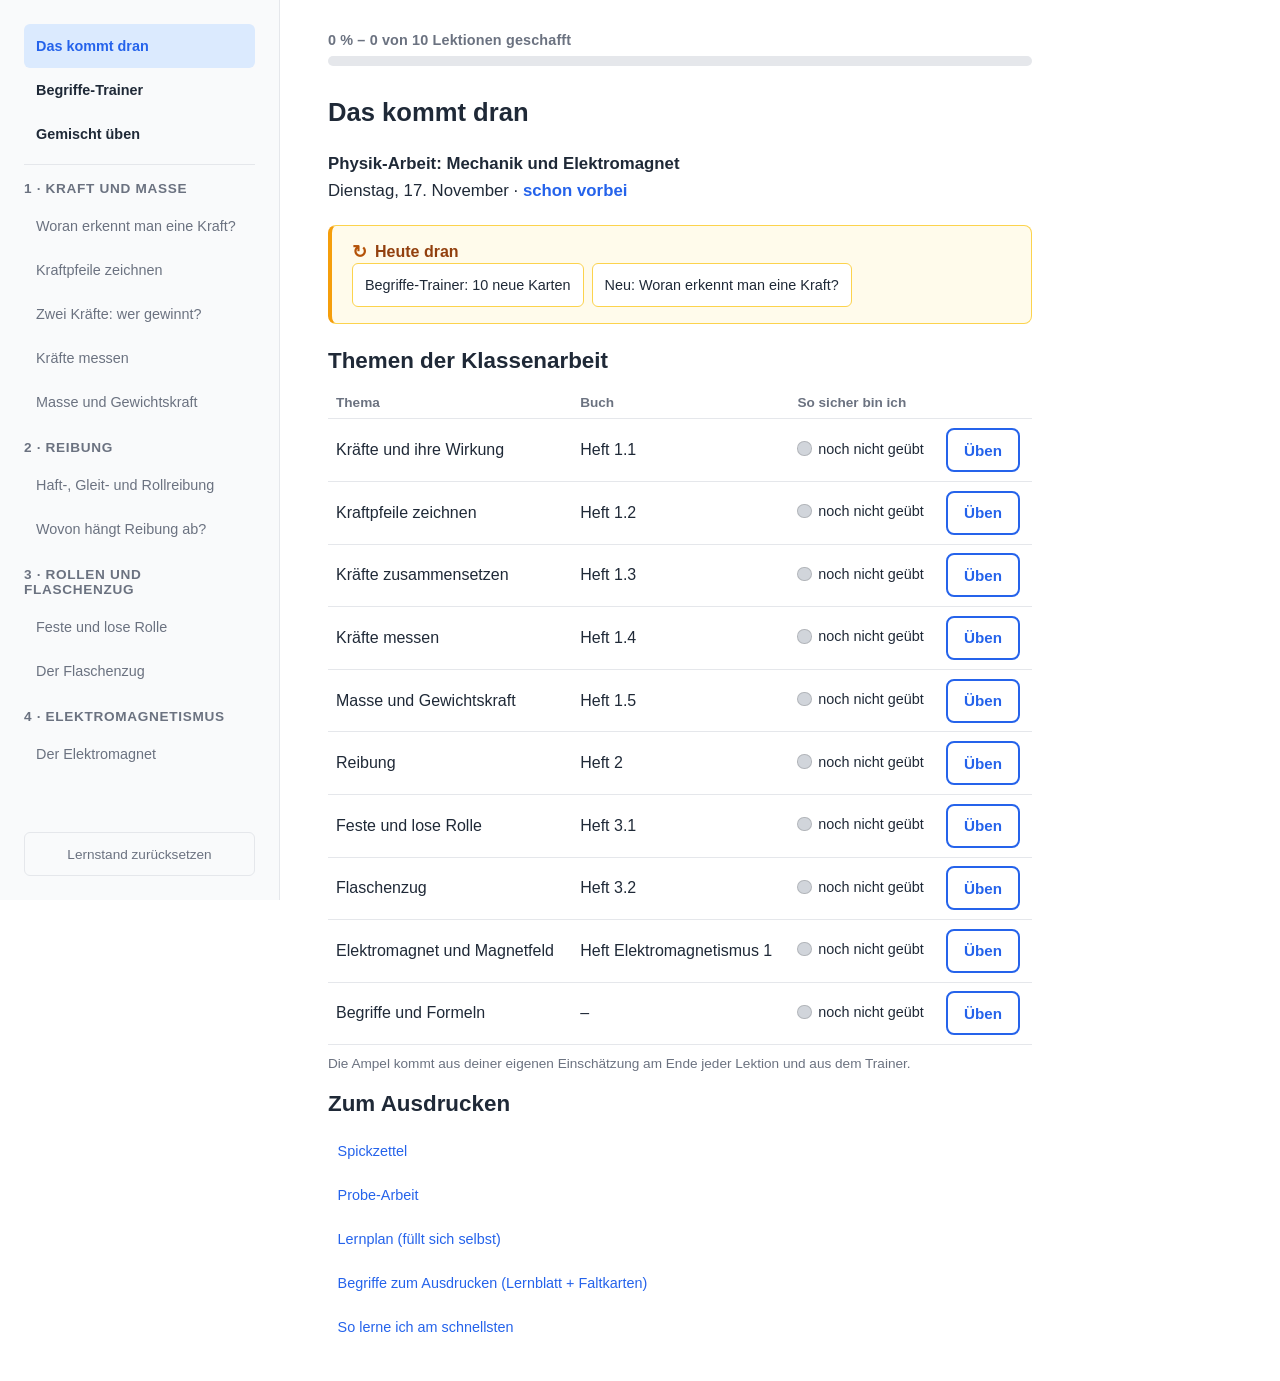
<file: index.html>
<!DOCTYPE html>
<html lang="de">
<head>
  <meta charset="UTF-8">
  <meta name="viewport" content="width=device-width, initial-scale=1.0">
  <title>Physik-Arbeit: Mechanik und Elektromagnet</title>
  <link rel="stylesheet" href="css/style.css?v=4">
</head>
<body>
  <button class="menu-toggle" id="menu-toggle" aria-label="Menü">&#9776;</button>
  <aside id="sidebar">
    <div id="nav"></div>
    <button id="reset-progress">Lernstand zurücksetzen</button>
  </aside>
  <main id="content">
    <div id="progress-section">
      <div id="progress-label"></div>
      <div id="progress-bar-container"><div id="progress-bar"></div></div>
    </div>
    <div id="lesson-container"></div>
  </main>
  <script src="js/ka-daten.js?v=4"></script>
  <script src="js/progress.js?v=4"></script>
  <script src="js/exercises.js?v=4"></script>
  <script src="js/trainer.js?v=4"></script>
  <script src="js/renderer.js?v=4"></script>
  <script src="js/cards.js?v=4"></script>
  <script src="js/sims.js?v=4"></script>
  <script src="js/lessons-kraft.js?v=4"></script>
  <script src="js/lessons-reibung.js?v=4"></script>
  <script src="js/lessons-rollen.js?v=4"></script>
  <script src="js/lessons-em.js?v=4"></script>
  <script src="js/app.js?v=4"></script>
</body>
</html>
</file>
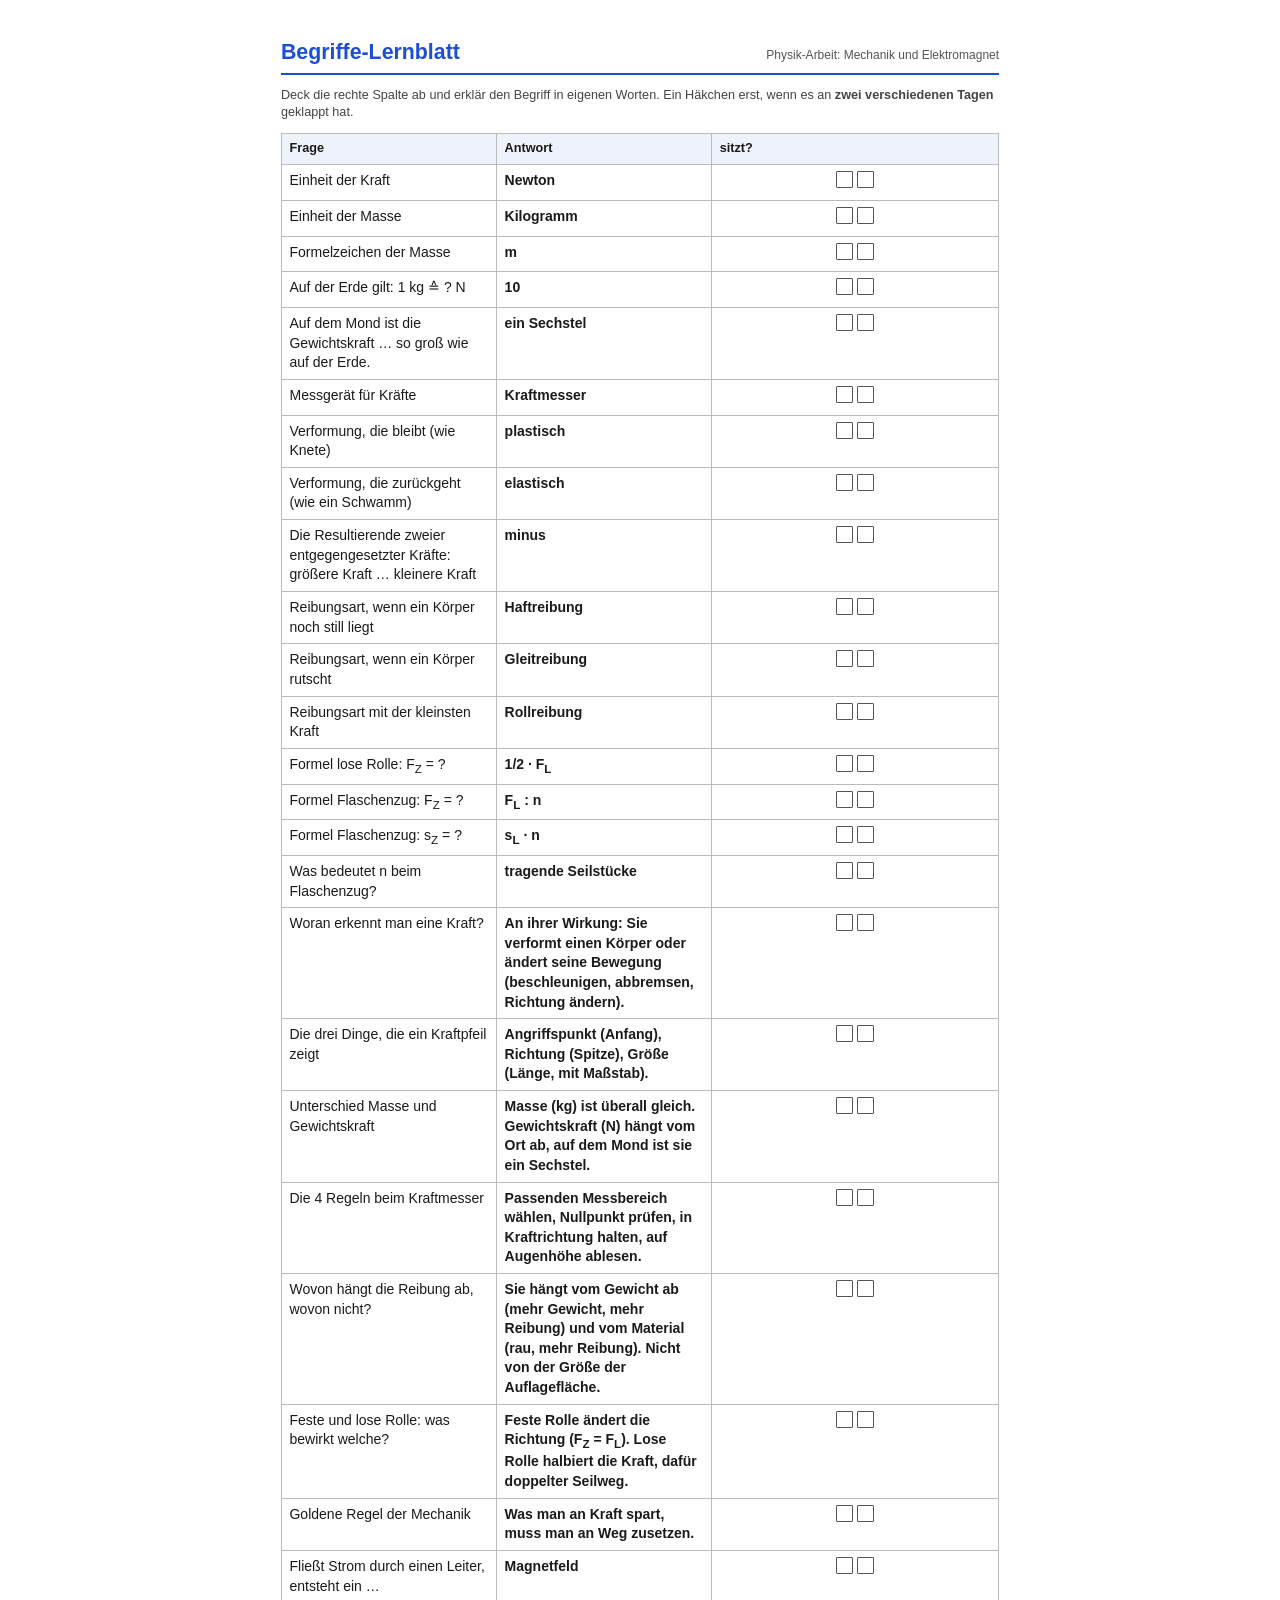
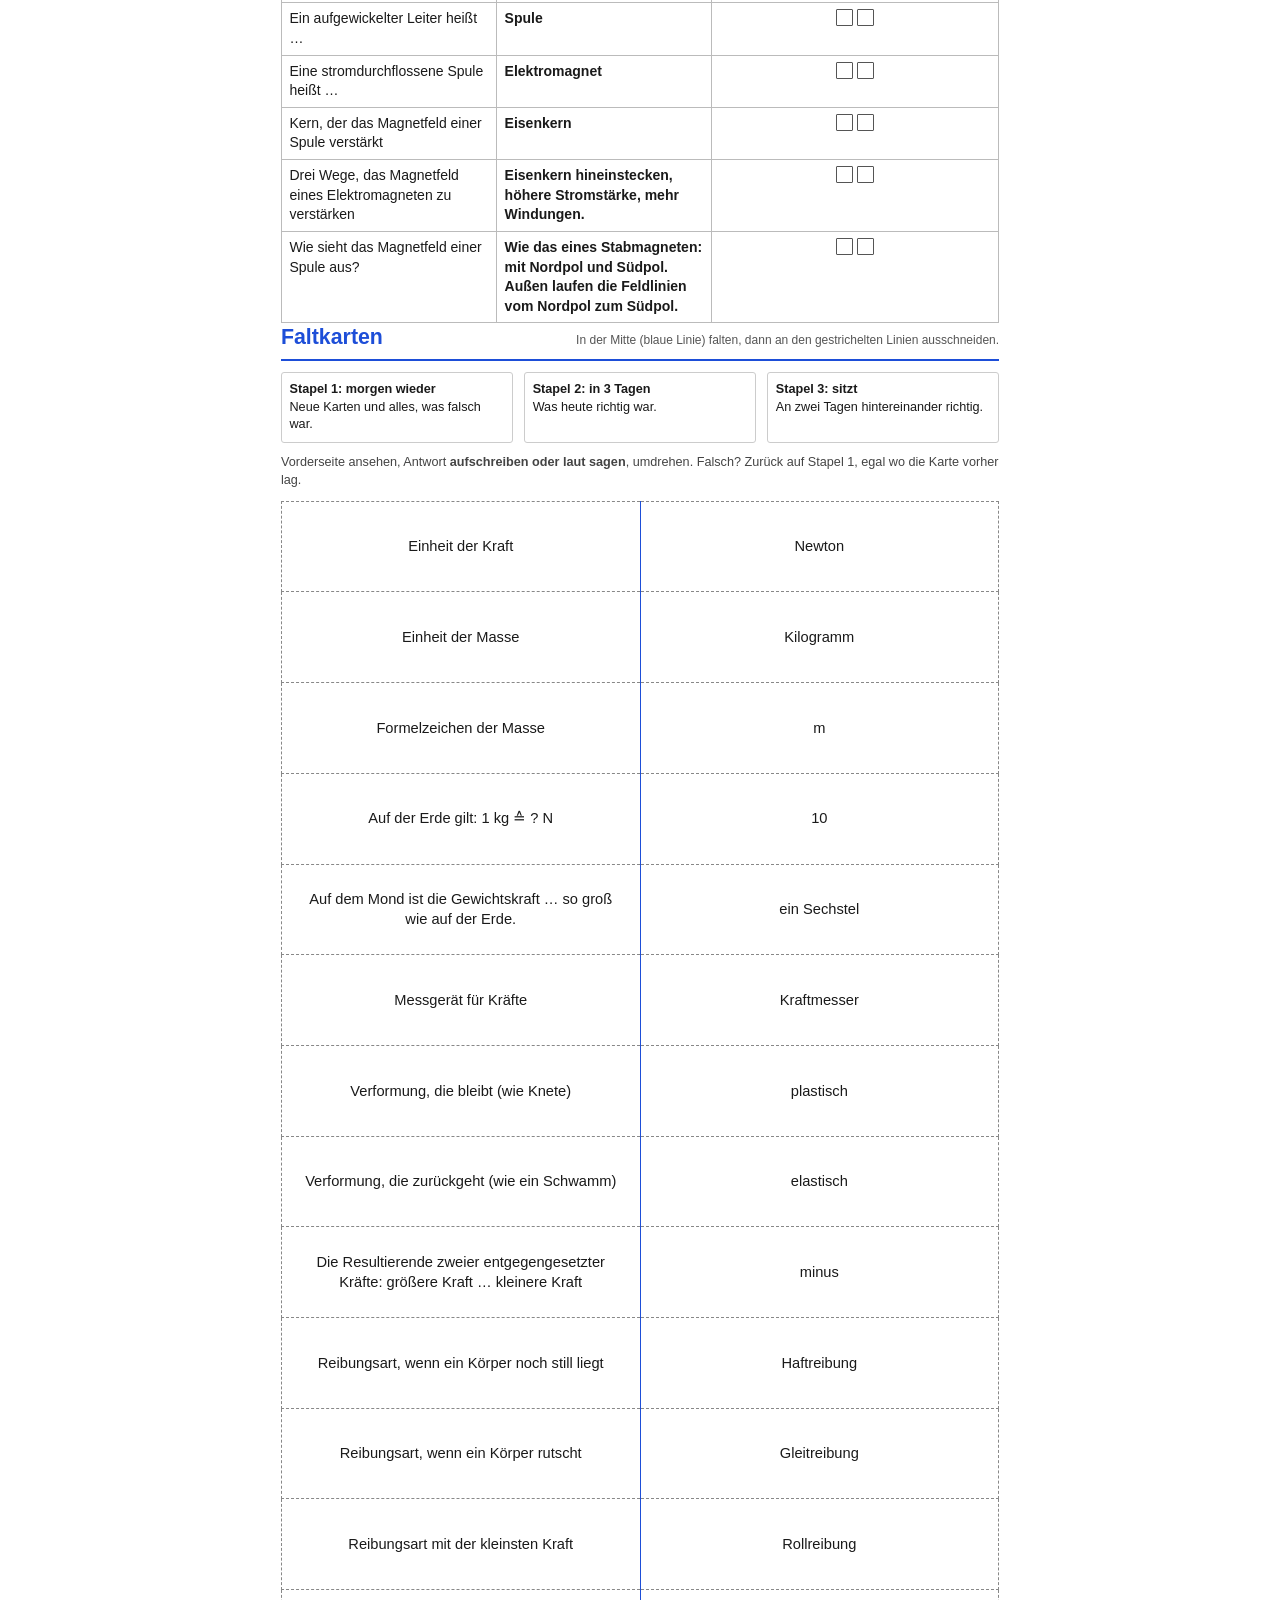
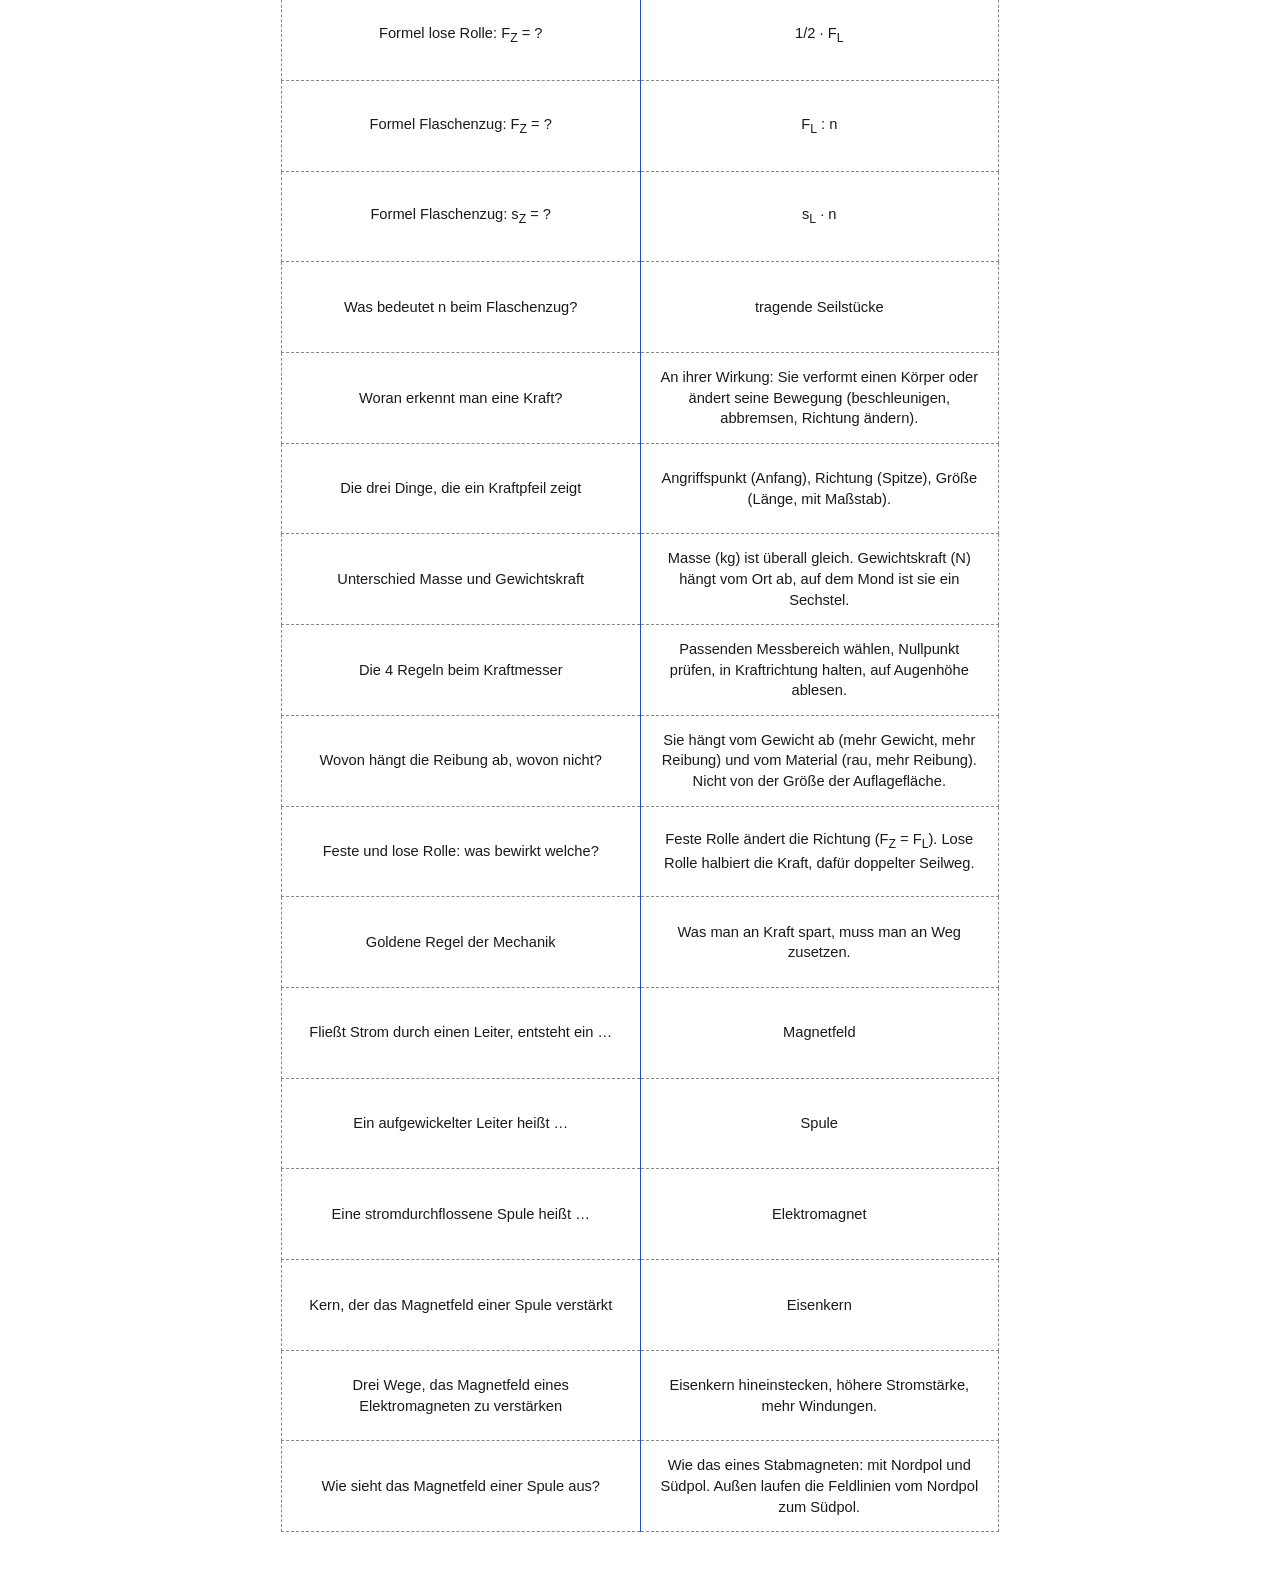
<file: pdf/karten.html>
<!DOCTYPE html>
<html lang="de">
<head>
<meta charset="UTF-8">
<meta name="viewport" content="width=device-width, initial-scale=1.0">
<title>Lernblatt und Faltkarten</title>
<link rel="stylesheet" href="druck.css">
<style>
  .lern td.v { font-weight: 600; width: 30%; }
  .lern td.d { width: 30%; }
  .lern td.b { font-size: 9pt; color: #444; }
  .lern td.c { width: 16mm; text-align: center; white-space: nowrap; }
  /* Faltkarten: links Vorderseite, rechts Rückseite. In der Mitte falten, dann ausschneiden. */
  .falt { width: 100%; border-collapse: collapse; }
  .falt td { width: 50%; height: 24mm; border: 0.8px dashed #888; text-align: center; vertical-align: middle; font-size: 11pt; padding: 2mm 4mm; }
  .falt td.hinten { border-left: 1.5px solid #1d4ed8; }
  .falt td small { display: block; font-size: 8.5pt; color: #555; margin-top: 1mm; }
  .stapel { display: flex; gap: 3mm; margin: 2mm 0 3mm; }
  .stapel div { flex: 1; border: 1px solid #ccc; border-radius: 3px; padding: 2mm; font-size: 9.5pt; }
</style>
</head>
<body>
<!-- Füllt sich selbst aus js/cards.js. Nichts von Hand eintragen. -->
<div class="kopf"><h1 id="titel">Lernblatt</h1><div class="meta" id="meta"></div></div>
<p class="intro" id="intro"></p>
<table class="lern"><thead id="lern-kopf"></thead><tbody id="lern"></tbody></table>

<div class="seitenumbruch"></div>
<div class="kopf"><h1>Faltkarten</h1><div class="meta">In der Mitte (blaue Linie) falten, dann an den gestrichelten Linien ausschneiden.</div></div>
<div class="stapel">
  <div><strong>Stapel 1: morgen wieder</strong><br>Neue Karten und alles, was falsch war.</div>
  <div><strong>Stapel 2: in 3 Tagen</strong><br>Was heute richtig war.</div>
  <div><strong>Stapel 3: sitzt</strong><br>An zwei Tagen hintereinander richtig.</div>
</div>
<p class="intro">Vorderseite ansehen, Antwort <strong>aufschreiben oder laut sagen</strong>, umdrehen. Falsch? Zurück auf Stapel 1, egal wo die Karte vorher lag.</p>
<table class="falt"><tbody id="falt"></tbody></table>

<script src="../js/ka-daten.js"></script>
<script src="../js/cards.js"></script>
<script>
  const sprache = !!CARDS.speak;
  document.getElementById('titel').textContent = sprache ? 'Vokabel-Lernblatt' : 'Begriffe-Lernblatt';
  document.getElementById('meta').textContent = KA.title;
  document.getElementById('intro').innerHTML = sprache
    ? 'Deck die rechte Spalte ab und schreib das englische Wort auf. Ein Häkchen erst, wenn es an <strong>zwei verschiedenen Tagen</strong> geklappt hat.'
    : 'Deck die rechte Spalte ab und erklär den Begriff in eigenen Worten. Ein Häkchen erst, wenn es an <strong>zwei verschiedenen Tagen</strong> geklappt hat.';
  document.getElementById('lern-kopf').innerHTML = '<tr><th>' + (sprache ? 'Deutsch' : 'Frage') + '</th><th>' + (sprache ? 'Englisch' : 'Antwort') + '</th>'
    + (sprache ? '<th>Beispiel</th>' : '') + '<th>sitzt?</th></tr>';
  document.getElementById('lern').innerHTML = CARDS.items.map(it =>
    '<tr><td class="d">' + it.front + '</td><td class="v">' + it.back + '</td>'
    + (sprache ? '<td class="b">' + (it.example || '') + '</td>' : '')
    + '<td class="c"><span class="kaestchen"></span> <span class="kaestchen"></span></td></tr>'
  ).join('');
  document.getElementById('falt').innerHTML = CARDS.items.map(it =>
    '<tr><td>' + it.front + '</td><td class="hinten">' + it.back + (it.example ? '<small>' + it.example + '</small>' : '') + '</td></tr>'
  ).join('');
</script>
</body>
</html>
</file>
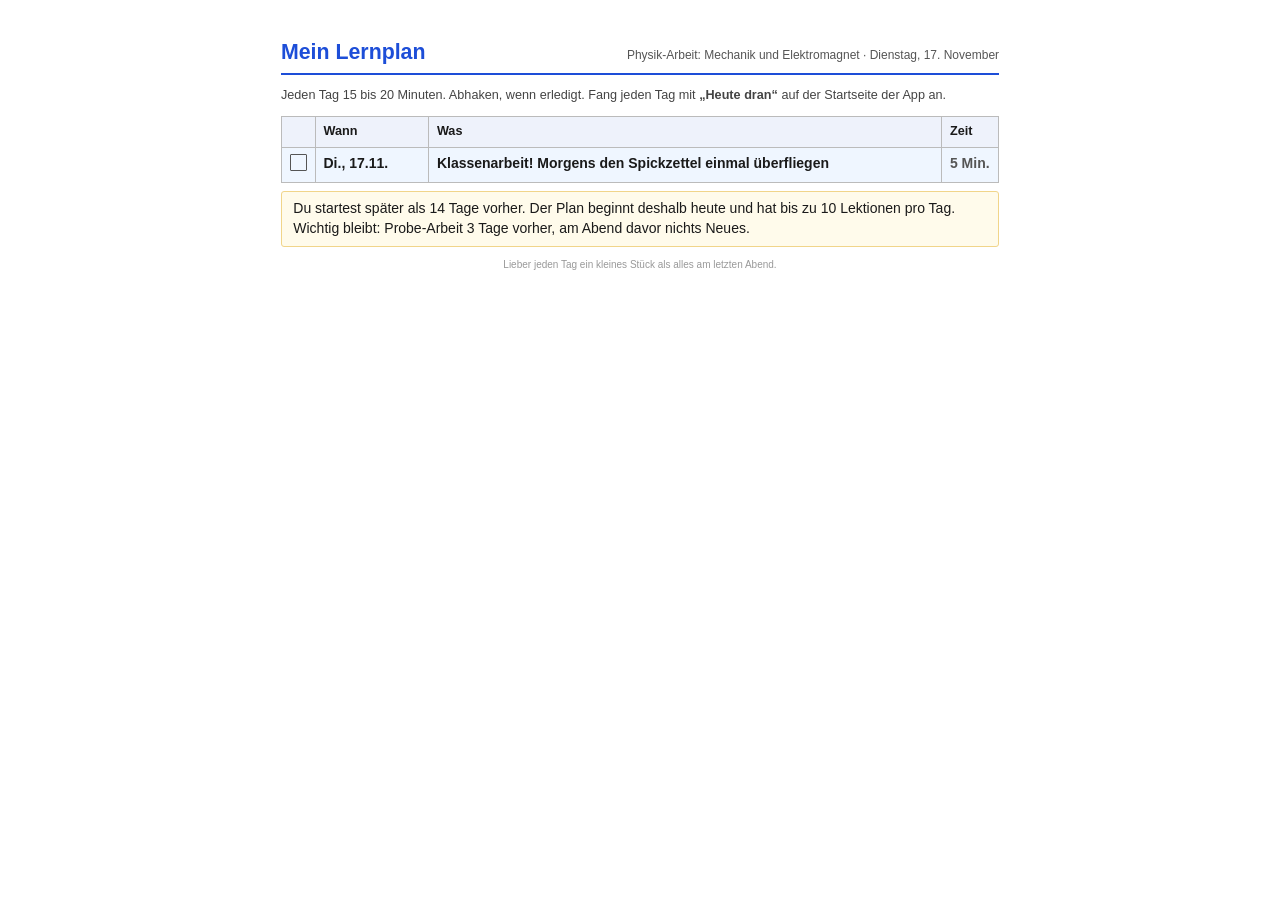
<file: pdf/lernplan.html>
<!DOCTYPE html>
<html lang="de">
<head>
<meta charset="UTF-8">
<meta name="viewport" content="width=device-width, initial-scale=1.0">
<title>Lernplan</title>
<link rel="stylesheet" href="druck.css">
<style>
  td.tag { white-space: nowrap; width: 30mm; font-weight: 600; }
  td.min { white-space: nowrap; width: 15mm; color: #555; }
  td.k { width: 9mm; text-align: center; }
  tr.ka td { background: #eff6ff; font-weight: 700; }
</style>
</head>
<body>
<!-- Füllt sich selbst aus js/ka-daten.js (KA-Datum, Themen, Lektionen). Nichts von Hand eintragen. -->
<div class="kopf"><h1>Mein Lernplan</h1><div class="meta" id="meta"></div></div>
<p class="intro">Jeden Tag 15 bis 20 Minuten. Abhaken, wenn erledigt. Fang jeden Tag mit <strong>„Heute dran“</strong> auf der Startseite der App an.</p>
<table>
  <thead><tr><th></th><th>Wann</th><th>Was</th><th>Zeit</th></tr></thead>
  <tbody id="plan"></tbody>
</table>
<div class="box box-tip" id="hinweis" style="display:none"></div>
<p class="fuss">Lieber jeden Tag ein kleines Stück als alles am letzten Abend.</p>

<script src="../js/ka-daten.js"></script>
<script>
  // Datum-Hilfen (YYYY-MM-DD, ohne Uhrzeit)
  function fmt(d) { return d.getFullYear() + '-' + String(d.getMonth() + 1).padStart(2, '0') + '-' + String(d.getDate()).padStart(2, '0'); }
  function add(s, n) { const d = new Date(s + 'T00:00:00'); d.setDate(d.getDate() + n); return fmt(d); }
  function lang(s) { return new Date(s + 'T00:00:00').toLocaleDateString('de-DE', { weekday: 'short', day: 'numeric', month: 'numeric' }); }

  const today = fmt(new Date());
  const ka = KA.date;
  if (!ka) {
    document.getElementById('plan').innerHTML = '<tr><td colspan="4">Das KA-Datum fehlt noch (js/ka-daten.js). Ohne Datum gibt es keinen Plan.</td></tr>';
    throw new Error('KA.date fehlt');
  }
  const rows = [];   // { date, text, min }
  const row = (date, text, min) => { if (date >= today || date === ka) rows.push({ date, text, min }); };

  // Lektionen auf die Lerntage verteilen: Tag -13 bis -8, wer spät startet, bekommt mehr pro Tag
  let first = add(ka, -13) < today ? today : add(ka, -13);
  let last = add(ka, -8);
  if (last < first) last = add(ka, -4);           // sehr spät gestartet: Lektionen bis Tag -4
  if (last < first) last = first;                 // weniger als 4 Tage: alle Lektionen heute, vor der Probe-Arbeit
  const lessonDays = [];
  if (first < ka) for (let d = first; d <= last; d = add(d, 1)) lessonDays.push(d);   // am KA-Tag nichts Neues
  const perDay = Math.max(1, Math.ceil(LESSONS.length / Math.max(1, lessonDays.length)));
  const lessonText = {};
  LESSONS.forEach((l, i) => {
    const d = lessonDays[Math.min(Math.floor(i / perDay), lessonDays.length - 1)];
    if (d) (lessonText[d] = lessonText[d] || []).push(l.title);
  });

  row(add(ka, -14), 'Startseite &bdquo;Das kommt dran&ldquo;: Themenliste lesen, Ampel ehrlich setzen. Diesen Plan aufhängen.', '10');
  for (let d = add(ka, -13); d <= add(ka, -4); d = add(d, 1)) {
    if (lessonText[d]) row(d, '&bdquo;Heute dran&ldquo;, dann neu: ' + lessonText[d].join(' + '), '20');
    else if (d === add(ka, -7)) row(d, 'Trainer: alle Karten einmal ganz durch. Was nicht sitzt, kommt morgen wieder', '20');
    else if (d >= add(ka, -6)) row(d, '&bdquo;Heute dran&ldquo;, dann Gemischt üben. Rote Themen noch einmal in der App', '20');
    else row(d, '&bdquo;Heute dran&ldquo; und Trainer', '15');
  }
  // Lektionstage nach Tag -4 (KA in wenigen Tagen) zusätzlich aufnehmen
  Object.keys(lessonText).filter(d => d > add(ka, -4)).forEach(d => row(d, 'Zuerst neu: ' + lessonText[d].join(' + '), '30'));
  row(add(ka, -3), 'Probe-Arbeit auf Papier: mit Uhr, ohne Hilfe. Danach selbst korrigieren', '45');
  row(add(ka, -2), 'Fehler aus der Probe-Arbeit klären. Zu jedem Fehler eine neue Aufgabe in der App', '20');
  row(add(ka, -1), 'Spickzettel lesen, zudecken, aufsagen. &bdquo;Heute dran&ldquo;. Nichts Neues. Früh schlafen', '15');
  row(ka, 'Klassenarbeit! Morgens den Spickzettel einmal überfliegen', '5');

  document.getElementById('meta').textContent = KA.title + ' · ' + new Date(ka + 'T00:00:00').toLocaleDateString('de-DE', { weekday: 'long', day: 'numeric', month: 'long' });
  rows.sort((a, b) => (a.date < b.date ? -1 : a.date > b.date ? 1 : 0));
  document.getElementById('plan').innerHTML = rows.map(r =>
    '<tr' + (r.date === ka ? ' class="ka"' : '') + '><td class="k"><span class="kaestchen"></span></td><td class="tag">' + lang(r.date) + '</td><td>' + r.text + '</td><td class="min">' + r.min + ' Min.</td></tr>'
  ).join('');
  if (add(ka, -14) < today) {
    const h = document.getElementById('hinweis');
    h.style.display = '';
    h.innerHTML = 'Du startest später als 14 Tage vorher. Der Plan beginnt deshalb heute' + (perDay > 1 ? ' und hat bis zu ' + perDay + ' Lektionen pro Tag' : '') + '. Wichtig bleibt: Probe-Arbeit 3 Tage vorher, am Abend davor nichts Neues.';
  }
</script>
</body>
</html>
</file>
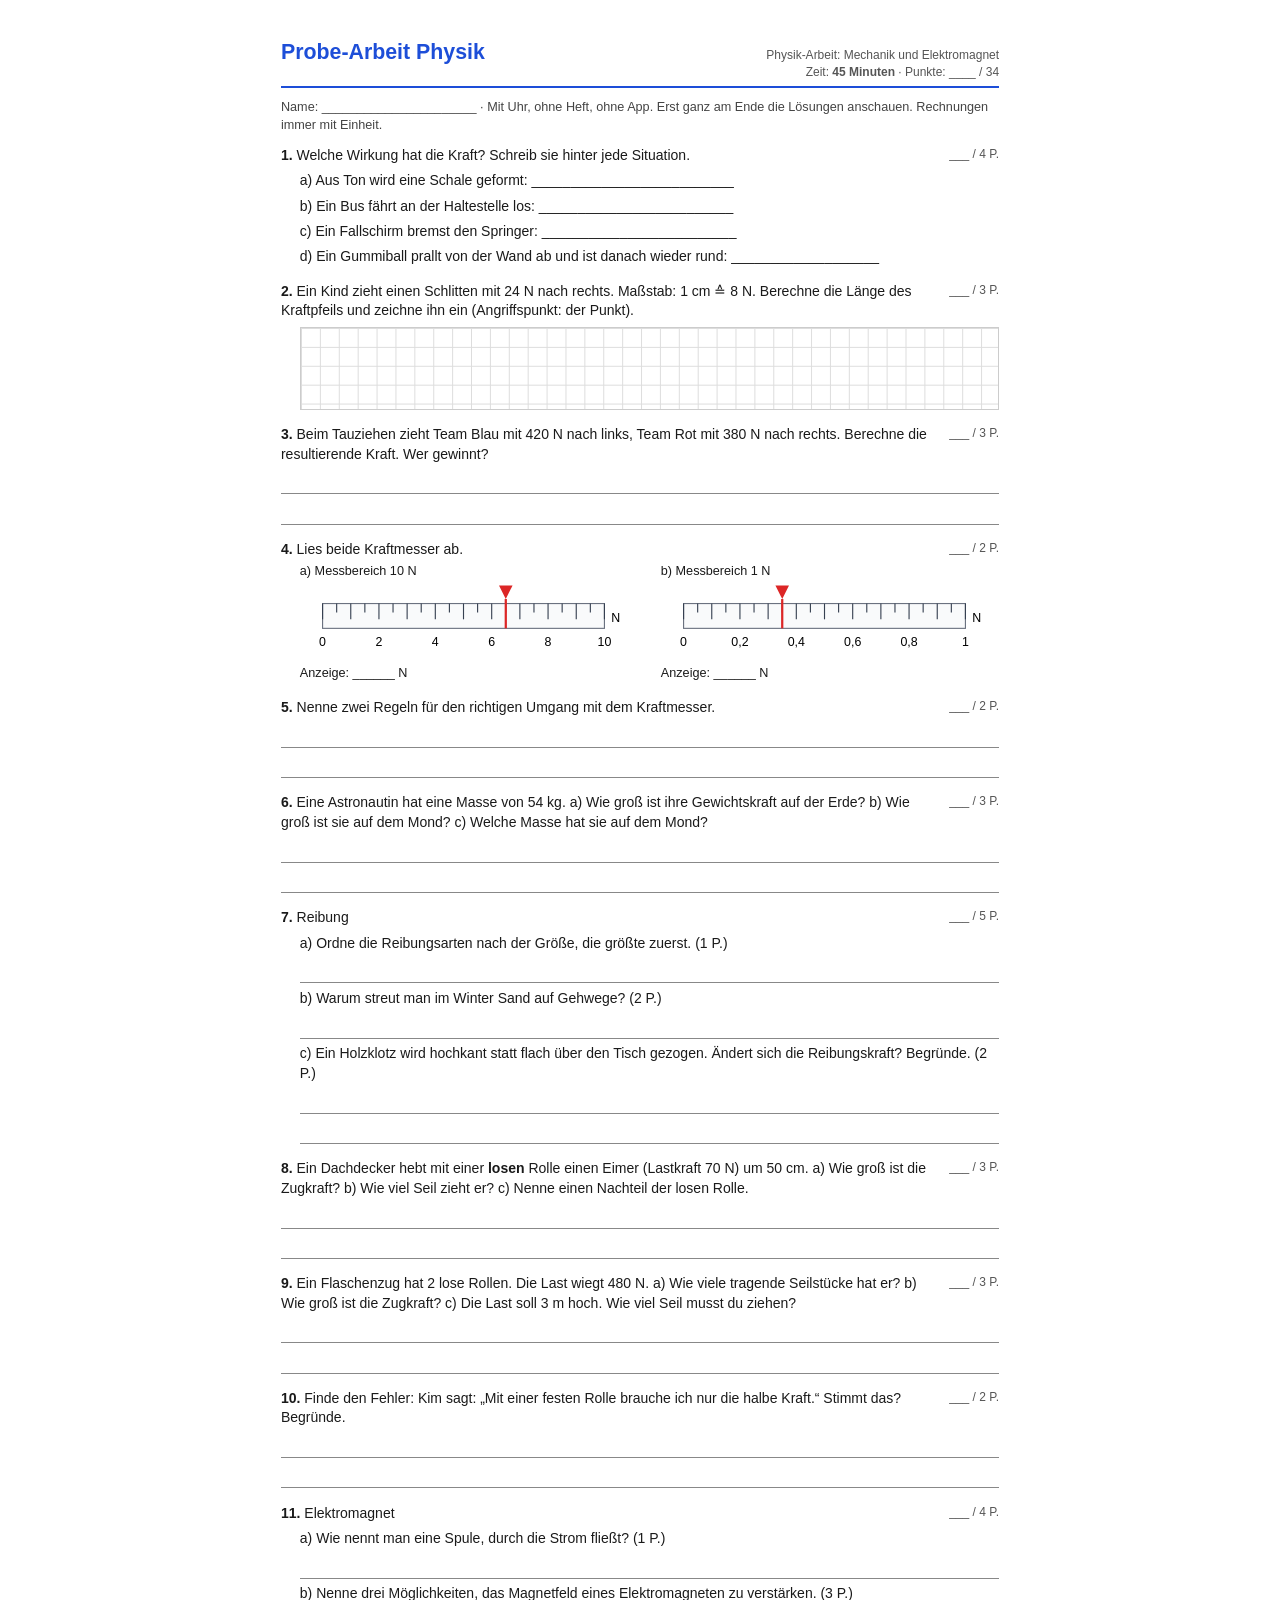
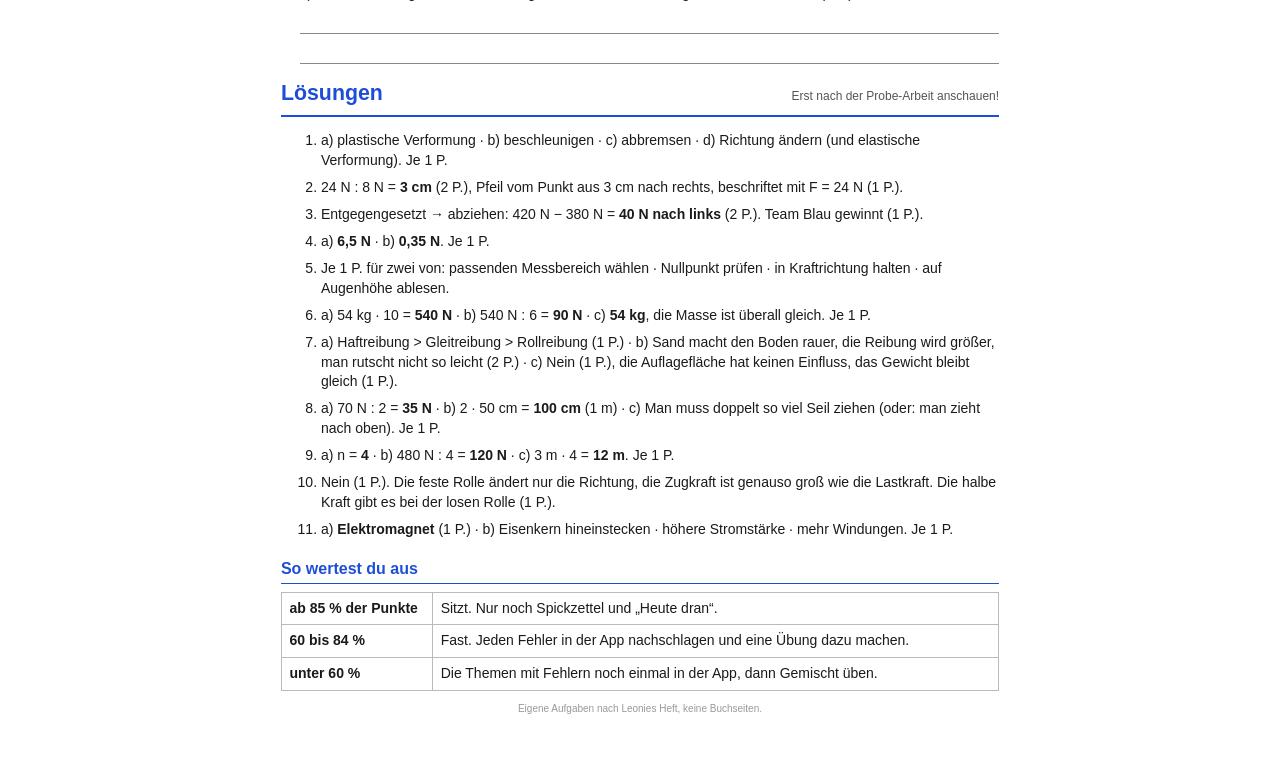
<file: pdf/probe-arbeit.html>
<!DOCTYPE html>
<html lang="de">
<head>
<meta charset="UTF-8">
<meta name="viewport" content="width=device-width, initial-scale=1.0">
<title>Probe-Arbeit Physik: Mechanik</title>
<link rel="stylesheet" href="druck.css">
<style>
  ol.aufgaben { padding-left: 0; list-style: none; counter-reset: a; margin: 0; }
  ol.aufgaben > li { counter-increment: a; margin-bottom: 4mm; break-inside: avoid; }
  ol.aufgaben > li > .frage > span:first-child::before { content: counter(a) ". "; font-weight: 700; }
  .frage { display: flex; justify-content: space-between; gap: 4mm; }
  .p { white-space: nowrap; font-size: 9pt; color: #555; }
  .teil { margin: 1.5mm 0 0 5mm; }
  .zeile { height: 8mm; }
  .skalen { display: flex; gap: 6mm; margin: 1mm 0 0 5mm; }
  .skalen > div { flex: 1; font-size: 9.5pt; }
  .kaestchenfeld { height: 22mm; margin: 1.5mm 0 0 5mm; background-image: linear-gradient(#ddd 1px, transparent 1px), linear-gradient(90deg, #ddd 1px, transparent 1px); background-size: 5mm 5mm; border: 1px solid #ccc; }
  .loesung li { margin-bottom: 2mm; }
  .raster td:first-child { width: 40mm; font-weight: 600; }
</style>
</head>
<body>
<!--
  Probe-Arbeit: alle Themen aus dem Heft, 45 Minuten.
  Punkte in data-p, Summe automatisch. Keine Zahl stammt aus einem App-Beispiel oder einer App-Übung.
  Nachgerechnet in pruefung/nachrechnen.js (Abschnitt PROBE).
-->
<div class="kopf"><h1>Probe-Arbeit Physik</h1><div class="meta"><span class="ka-titel"></span><br>Zeit: <strong>45 Minuten</strong> · Punkte: ____ / <span class="summe"></span></div></div>
<p class="intro">Name: ______________________ · Mit Uhr, ohne Heft, ohne App. Erst ganz am Ende die Lösungen anschauen. Rechnungen immer mit Einheit.</p>

<ol class="aufgaben">
  <li data-p="4">
    <div class="frage"><span>Welche Wirkung hat die Kraft? Schreib sie hinter jede Situation.</span><span class="p"></span></div>
    <div class="teil">a) Aus Ton wird eine Schale geformt: __________________________</div>
    <div class="teil">b) Ein Bus fährt an der Haltestelle los: _________________________</div>
    <div class="teil">c) Ein Fallschirm bremst den Springer: _________________________</div>
    <div class="teil">d) Ein Gummiball prallt von der Wand ab und ist danach wieder rund: ___________________</div>
  </li>
  <li data-p="3">
    <div class="frage"><span>Ein Kind zieht einen Schlitten mit 24 N nach rechts. Maßstab: 1 cm ≙ 8 N. Berechne die Länge des Kraftpfeils und zeichne ihn ein (Angriffspunkt: der Punkt).</span><span class="p"></span></div>
    <div class="kaestchenfeld"></div>
  </li>
  <li data-p="3">
    <div class="frage"><span>Beim Tauziehen zieht Team Blau mit 420 N nach links, Team Rot mit 380 N nach rechts. Berechne die resultierende Kraft. Wer gewinnt?</span><span class="p"></span></div>
    <div class="zeile"></div><div class="zeile"></div>
  </li>
  <li data-p="2">
    <div class="frage"><span>Lies beide Kraftmesser ab.</span><span class="p"></span></div>
    <div class="skalen"><div>a) Messbereich 10 N<span id="skala1"></span>Anzeige: ______ N</div><div>b) Messbereich 1 N<span id="skala2"></span>Anzeige: ______ N</div></div>
  </li>
  <li data-p="2">
    <div class="frage"><span>Nenne zwei Regeln für den richtigen Umgang mit dem Kraftmesser.</span><span class="p"></span></div>
    <div class="zeile"></div><div class="zeile"></div>
  </li>
  <li data-p="3">
    <div class="frage"><span>Eine Astronautin hat eine Masse von 54 kg. a) Wie groß ist ihre Gewichtskraft auf der Erde? b) Wie groß ist sie auf dem Mond? c) Welche Masse hat sie auf dem Mond?</span><span class="p"></span></div>
    <div class="zeile"></div><div class="zeile"></div>
  </li>
  <li data-p="5">
    <div class="frage"><span>Reibung</span><span class="p"></span></div>
    <div class="teil">a) Ordne die Reibungsarten nach der Größe, die größte zuerst. (1 P.)<div class="zeile"></div></div>
    <div class="teil">b) Warum streut man im Winter Sand auf Gehwege? (2 P.)<div class="zeile"></div></div>
    <div class="teil">c) Ein Holzklotz wird hochkant statt flach über den Tisch gezogen. Ändert sich die Reibungskraft? Begründe. (2 P.)<div class="zeile"></div><div class="zeile"></div></div>
  </li>
  <li data-p="3">
    <div class="frage"><span>Ein Dachdecker hebt mit einer <strong>losen</strong> Rolle einen Eimer (Lastkraft 70 N) um 50 cm. a) Wie groß ist die Zugkraft? b) Wie viel Seil zieht er? c) Nenne einen Nachteil der losen Rolle.</span><span class="p"></span></div>
    <div class="zeile"></div><div class="zeile"></div>
  </li>
  <li data-p="3">
    <div class="frage"><span>Ein Flaschenzug hat 2 lose Rollen. Die Last wiegt 480 N. a) Wie viele tragende Seilstücke hat er? b) Wie groß ist die Zugkraft? c) Die Last soll 3 m hoch. Wie viel Seil musst du ziehen?</span><span class="p"></span></div>
    <div class="zeile"></div><div class="zeile"></div>
  </li>
  <li data-p="2">
    <div class="frage"><span>Finde den Fehler: Kim sagt: „Mit einer festen Rolle brauche ich nur die halbe Kraft.“ Stimmt das? Begründe.</span><span class="p"></span></div>
    <div class="zeile"></div><div class="zeile"></div>
  </li>
  <li data-p="4">
    <div class="frage"><span>Elektromagnet</span><span class="p"></span></div>
    <div class="teil">a) Wie nennt man eine Spule, durch die Strom fließt? (1 P.)<div class="zeile"></div></div>
    <div class="teil">b) Nenne drei Möglichkeiten, das Magnetfeld eines Elektromagneten zu verstärken. (3 P.)<div class="zeile"></div><div class="zeile"></div></div>
  </li>
</ol>

<div class="seitenumbruch"></div>
<div class="kopf"><h1>Lösungen</h1><div class="meta">Erst nach der Probe-Arbeit anschauen!</div></div>
<ol class="loesung">
  <li>a) plastische Verformung · b) beschleunigen · c) abbremsen · d) Richtung ändern (und elastische Verformung). Je 1 P.</li>
  <li>24 N : 8 N = <strong>3 cm</strong> (2 P.), Pfeil vom Punkt aus 3 cm nach rechts, beschriftet mit F = 24 N (1 P.).</li>
  <li>Entgegengesetzt → abziehen: 420 N − 380 N = <strong>40 N nach links</strong> (2 P.). Team Blau gewinnt (1 P.).</li>
  <li>a) <strong>6,5 N</strong> · b) <strong>0,35 N</strong>. Je 1 P.</li>
  <li>Je 1 P. für zwei von: passenden Messbereich wählen · Nullpunkt prüfen · in Kraftrichtung halten · auf Augenhöhe ablesen.</li>
  <li>a) 54 kg · 10 = <strong>540 N</strong> · b) 540 N : 6 = <strong>90 N</strong> · c) <strong>54 kg</strong>, die Masse ist überall gleich. Je 1 P.</li>
  <li>a) Haftreibung &gt; Gleitreibung &gt; Rollreibung (1 P.) · b) Sand macht den Boden rauer, die Reibung wird größer, man rutscht nicht so leicht (2 P.) · c) Nein (1 P.), die Auflagefläche hat keinen Einfluss, das Gewicht bleibt gleich (1 P.).</li>
  <li>a) 70 N : 2 = <strong>35 N</strong> · b) 2 · 50 cm = <strong>100 cm</strong> (1 m) · c) Man muss doppelt so viel Seil ziehen (oder: man zieht nach oben). Je 1 P.</li>
  <li>a) n = <strong>4</strong> · b) 480 N : 4 = <strong>120 N</strong> · c) 3 m · 4 = <strong>12 m</strong>. Je 1 P.</li>
  <li>Nein (1 P.). Die feste Rolle ändert nur die Richtung, die Zugkraft ist genauso groß wie die Lastkraft. Die halbe Kraft gibt es bei der losen Rolle (1 P.).</li>
  <li>a) <strong>Elektromagnet</strong> (1 P.) · b) Eisenkern hineinstecken · höhere Stromstärke · mehr Windungen. Je 1 P.</li>
</ol>

<h2>So wertest du aus</h2>
<table class="raster">
  <tr><td>ab 85 % der Punkte</td><td>Sitzt. Nur noch Spickzettel und „Heute dran“.</td></tr>
  <tr><td>60 bis 84 %</td><td>Fast. Jeden Fehler in der App nachschlagen und eine Übung dazu machen.</td></tr>
  <tr><td>unter 60 %</td><td>Die Themen mit Fehlern noch einmal in der App, dann Gemischt üben.</td></tr>
</table>
<p class="fuss">Eigene Aufgaben nach Leonies Heft, keine Buchseiten.</p>

<script src="../js/ka-daten.js"></script>
<script src="../js/exercises.js"></script>
<script src="../js/sims.js"></script>
<script>
  let sum = 0;
  document.querySelectorAll('ol.aufgaben > li').forEach(li => {
    const p = Number(li.dataset.p);
    sum += p;
    li.querySelector('.p').textContent = '___ / ' + p + ' P.';
  });
  document.querySelector('.summe').textContent = sum;
  document.querySelector('.ka-titel').textContent = KA.title;
  document.getElementById('skala1').innerHTML = Sims.skala(10, 6.5);
  document.getElementById('skala2').innerHTML = Sims.skala(1, 0.35);
</script>
</body>
</html>
</file>
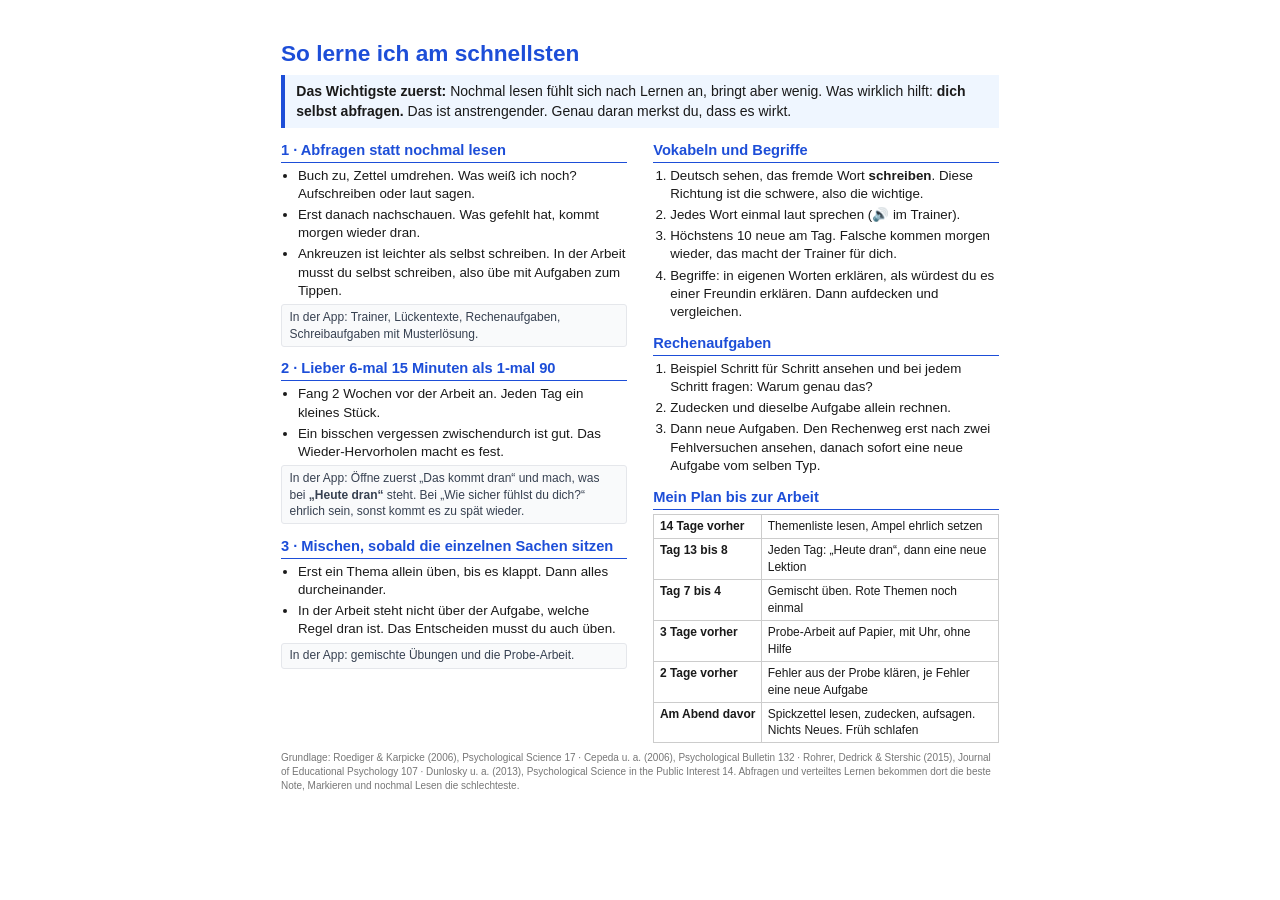
<file: pdf/so-lerne-ich.html>
<!DOCTYPE html>
<html lang="de">
<head>
<meta charset="UTF-8">
<meta name="viewport" content="width=device-width, initial-scale=1.0">
<title>So lerne ich am schnellsten</title>
<style>
  /* Für jedes KA-Paket gleich, 1 Seite A4. Prüfen: tools/druck_check.sh */
  @page { size: A4; margin: 10mm 12mm; }
  * { box-sizing: border-box; }
  body { font-family: "Helvetica Neue", Arial, sans-serif; color: #1a1a1a; font-size: 10pt; line-height: 1.38; margin: 0; }
  h1 { font-size: 17pt; color: #1d4ed8; margin: 0 0 1.5mm; }
  .kern { font-size: 10.5pt; background: #eff6ff; border-left: 4px solid #1d4ed8; padding: 2mm 3mm; margin: 0 0 3mm; }
  .cols { column-count: 2; column-gap: 7mm; }
  .block { break-inside: avoid; margin-bottom: 3mm; }
  h2 { font-size: 11pt; color: #1d4ed8; margin: 0 0 1mm; border-bottom: 1.2px solid #1d4ed8; padding-bottom: 0.5mm; }
  ul, ol { margin: 0; padding-left: 4.5mm; }
  li { margin-bottom: 0.7mm; }
  .app { font-size: 9pt; color: #374151; background: #f9fafb; border: 0.6px solid #e5e7eb; border-radius: 3px; padding: 1mm 2mm; margin-top: 1mm; }
  table.plan { width: 100%; border-collapse: collapse; font-size: 9pt; margin-top: 1mm; }
  table.plan td { border: 0.5px solid #ccc; padding: 0.9mm 1.5mm; vertical-align: top; }
  table.plan td:first-child { white-space: nowrap; font-weight: 600; width: 22mm; }
  .quellen { font-size: 7.5pt; color: #777; margin-top: 2mm; }
  @media screen { body { max-width: 210mm; margin: 0 auto; padding: 10mm; } }
</style>
</head>
<body>
<h1>So lerne ich am schnellsten</h1>
<p class="kern"><strong>Das Wichtigste zuerst:</strong> Nochmal lesen fühlt sich nach Lernen an, bringt aber wenig.
Was wirklich hilft: <strong>dich selbst abfragen.</strong> Das ist anstrengender. Genau daran merkst du, dass es wirkt.</p>

<div class="cols">
  <div class="block">
    <h2>1 · Abfragen statt nochmal lesen</h2>
    <ul>
      <li>Buch zu, Zettel umdrehen. Was weiß ich noch? Aufschreiben oder laut sagen.</li>
      <li>Erst danach nachschauen. Was gefehlt hat, kommt morgen wieder dran.</li>
      <li>Ankreuzen ist leichter als selbst schreiben. In der Arbeit musst du selbst schreiben, also übe mit Aufgaben zum Tippen.</li>
    </ul>
    <div class="app">In der App: Trainer, Lückentexte, Rechenaufgaben, Schreibaufgaben mit Musterlösung.</div>
  </div>

  <div class="block">
    <h2>2 · Lieber 6-mal 15 Minuten als 1-mal 90</h2>
    <ul>
      <li>Fang 2 Wochen vor der Arbeit an. Jeden Tag ein kleines Stück.</li>
      <li>Ein bisschen vergessen zwischendurch ist gut. Das Wieder-Hervorholen macht es fest.</li>
    </ul>
    <div class="app">In der App: Öffne zuerst „Das kommt dran“ und mach, was bei <strong>„Heute dran“</strong> steht. Bei „Wie sicher fühlst du dich?“ ehrlich sein, sonst kommt es zu spät wieder.</div>
  </div>

  <div class="block">
    <h2>3 · Mischen, sobald die einzelnen Sachen sitzen</h2>
    <ul>
      <li>Erst ein Thema allein üben, bis es klappt. Dann alles durcheinander.</li>
      <li>In der Arbeit steht nicht über der Aufgabe, welche Regel dran ist. Das Entscheiden musst du auch üben.</li>
    </ul>
    <div class="app">In der App: gemischte Übungen und die Probe-Arbeit.</div>
  </div>

  <div class="block">
    <h2>Vokabeln und Begriffe</h2>
    <ol>
      <li>Deutsch sehen, das fremde Wort <strong>schreiben</strong>. Diese Richtung ist die schwere, also die wichtige.</li>
      <li>Jedes Wort einmal laut sprechen (🔊 im Trainer).</li>
      <li>Höchstens 10 neue am Tag. Falsche kommen morgen wieder, das macht der Trainer für dich.</li>
      <li>Begriffe: in eigenen Worten erklären, als würdest du es einer Freundin erklären. Dann aufdecken und vergleichen.</li>
    </ol>
  </div>

  <div class="block">
    <h2>Rechenaufgaben</h2>
    <ol>
      <li>Beispiel Schritt für Schritt ansehen und bei jedem Schritt fragen: Warum genau das?</li>
      <li>Zudecken und dieselbe Aufgabe allein rechnen.</li>
      <li>Dann neue Aufgaben. Den Rechenweg erst nach zwei Fehlversuchen ansehen, danach sofort eine neue Aufgabe vom selben Typ.</li>
    </ol>
  </div>

  <div class="block">
    <h2>Mein Plan bis zur Arbeit</h2>
    <table class="plan">
      <tr><td>14 Tage vorher</td><td>Themenliste lesen, Ampel ehrlich setzen</td></tr>
      <tr><td>Tag 13 bis 8</td><td>Jeden Tag: „Heute dran“, dann eine neue Lektion</td></tr>
      <tr><td>Tag 7 bis 4</td><td>Gemischt üben. Rote Themen noch einmal</td></tr>
      <tr><td>3 Tage vorher</td><td>Probe-Arbeit auf Papier, mit Uhr, ohne Hilfe</td></tr>
      <tr><td>2 Tage vorher</td><td>Fehler aus der Probe klären, je Fehler eine neue Aufgabe</td></tr>
      <tr><td>Am Abend davor</td><td>Spickzettel lesen, zudecken, aufsagen. Nichts Neues. Früh schlafen</td></tr>
    </table>
  </div>
</div>

<p class="quellen">Grundlage: Roediger &amp; Karpicke (2006), Psychological Science 17 · Cepeda u. a. (2006), Psychological Bulletin 132 ·
Rohrer, Dedrick &amp; Stershic (2015), Journal of Educational Psychology 107 · Dunlosky u. a. (2013), Psychological Science in the Public Interest 14.
Abfragen und verteiltes Lernen bekommen dort die beste Note, Markieren und nochmal Lesen die schlechteste.</p>
</body>
</html>
</file>
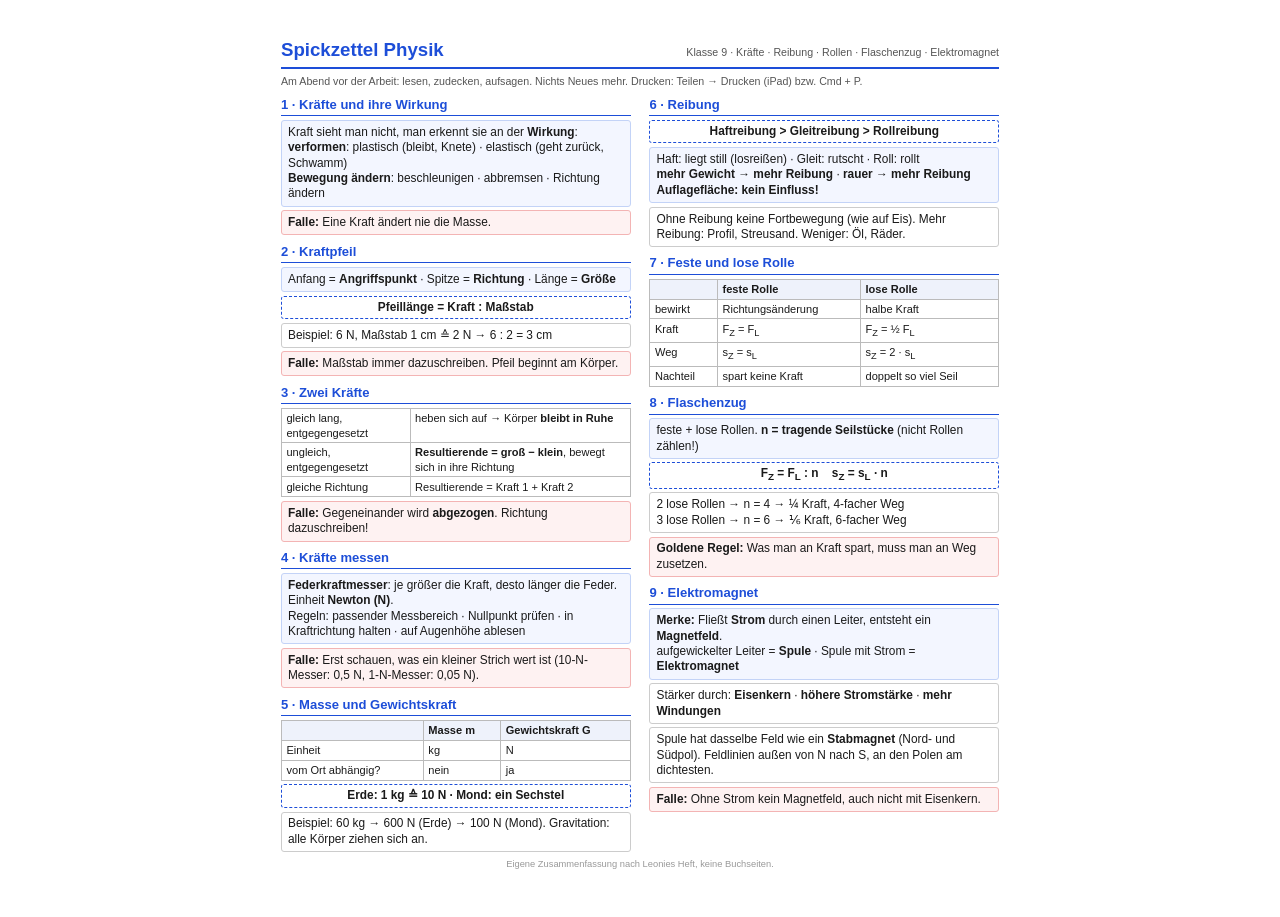
<file: pdf/spickzettel.html>
<!DOCTYPE html>
<html lang="de">
<head>
<meta charset="UTF-8">
<meta name="viewport" content="width=device-width, initial-scale=1.0">
<title>Spickzettel Physik: Mechanik und Elektromagnet</title>
<style>
  /* Genau 1 Seite A4, zweispaltig. Prüfen: tools/druck_check.sh */
  @page { size: A4; margin: 8mm 9mm; }
  * { box-sizing: border-box; }
  body { font-family: "Helvetica Neue", Arial, sans-serif; color: #1a1a1a; font-size: 8.9pt; line-height: 1.3; margin: 0; }
  .kopf { display: flex; justify-content: space-between; align-items: baseline; border-bottom: 2.5px solid #1d4ed8; padding-bottom: 1.2mm; margin-bottom: 1.8mm; }
  .kopf h1 { font-size: 14pt; color: #1d4ed8; margin: 0; }
  .kopf .meta { font-size: 8pt; color: #555; text-align: right; }
  .intro { font-size: 8pt; color: #555; margin: 0 0 2mm; }
  .cols { column-count: 2; column-gap: 5mm; }
  .thema { break-inside: avoid; margin-bottom: 2.2mm; }
  h2 { font-size: 9.8pt; color: #1d4ed8; margin: 0 0 1mm; border-bottom: 1.1px solid #1d4ed8; padding-bottom: 0.4mm; }
  .box { border: 0.6px solid #ccc; border-radius: 3px; padding: 1mm 1.6mm; margin: 0 0 1mm; }
  .regel { background: #f3f6ff; border-color: #c3d3f7; }
  .falle { background: #fef2f2; border-color: #f3b4b4; }
  .formel { font-weight: 700; text-align: center; background: #fff; border: 0.8px dashed #1d4ed8; border-radius: 3px; padding: 0.8mm; margin: 0 0 1mm; }
  table { width: 100%; border-collapse: collapse; font-size: 8.3pt; margin-bottom: 1mm; }
  th, td { border: 0.5px solid #bbb; padding: 0.6mm 1.2mm; text-align: left; vertical-align: top; }
  th { background: #eef2fb; }
  .fuss { margin-top: 1.5mm; font-size: 7pt; color: #999; text-align: center; }
  @media screen { body { max-width: 210mm; margin: 0 auto; padding: 10mm; } }
</style>
</head>
<body>
<div class="kopf">
  <h1>Spickzettel Physik</h1>
  <div class="meta">Klasse 9 · Kräfte · Reibung · Rollen · Flaschenzug · Elektromagnet</div>
</div>
<p class="intro">Am Abend vor der Arbeit: lesen, zudecken, aufsagen. Nichts Neues mehr. Drucken: Teilen → Drucken (iPad) bzw. Cmd + P.</p>

<div class="cols">
  <div class="thema">
    <h2>1 · Kräfte und ihre Wirkung</h2>
    <div class="box regel">Kraft sieht man nicht, man erkennt sie an der <b>Wirkung</b>:<br>
      <b>verformen</b>: plastisch (bleibt, Knete) · elastisch (geht zurück, Schwamm)<br>
      <b>Bewegung ändern</b>: beschleunigen · abbremsen · Richtung ändern</div>
    <div class="box falle"><b>Falle:</b> Eine Kraft ändert nie die Masse.</div>
  </div>

  <div class="thema">
    <h2>2 · Kraftpfeil</h2>
    <div class="box regel">Anfang = <b>Angriffspunkt</b> · Spitze = <b>Richtung</b> · Länge = <b>Größe</b></div>
    <div class="formel">Pfeillänge = Kraft : Maßstab</div>
    <div class="box">Beispiel: 6 N, Maßstab 1 cm ≙ 2 N → 6 : 2 = 3 cm</div>
    <div class="box falle"><b>Falle:</b> Maßstab immer dazuschreiben. Pfeil beginnt am Körper.</div>
  </div>

  <div class="thema">
    <h2>3 · Zwei Kräfte</h2>
    <table>
      <tr><td>gleich lang, entgegengesetzt</td><td>heben sich auf → Körper <b>bleibt in Ruhe</b></td></tr>
      <tr><td>ungleich, entgegengesetzt</td><td><b>Resultierende = groß − klein</b>, bewegt sich in ihre Richtung</td></tr>
      <tr><td>gleiche Richtung</td><td>Resultierende = Kraft 1 + Kraft 2</td></tr>
    </table>
    <div class="box falle"><b>Falle:</b> Gegeneinander wird <b>abgezogen</b>. Richtung dazuschreiben!</div>
  </div>

  <div class="thema">
    <h2>4 · Kräfte messen</h2>
    <div class="box regel"><b>Federkraftmesser</b>: je größer die Kraft, desto länger die Feder. Einheit <b>Newton (N)</b>.<br>
      Regeln: passender Messbereich · Nullpunkt prüfen · in Kraftrichtung halten · auf Augenhöhe ablesen</div>
    <div class="box falle"><b>Falle:</b> Erst schauen, was ein kleiner Strich wert ist (10-N-Messer: 0,5 N, 1-N-Messer: 0,05 N).</div>
  </div>

  <div class="thema">
    <h2>5 · Masse und Gewichtskraft</h2>
    <table>
      <tr><th></th><th>Masse m</th><th>Gewichtskraft G</th></tr>
      <tr><td>Einheit</td><td>kg</td><td>N</td></tr>
      <tr><td>vom Ort abhängig?</td><td>nein</td><td>ja</td></tr>
    </table>
    <div class="formel">Erde: 1 kg ≙ 10 N · Mond: ein Sechstel</div>
    <div class="box">Beispiel: 60 kg → 600 N (Erde) → 100 N (Mond). Gravitation: alle Körper ziehen sich an.</div>
  </div>

  <div class="thema">
    <h2>6 · Reibung</h2>
    <div class="formel">Haftreibung &gt; Gleitreibung &gt; Rollreibung</div>
    <div class="box regel">Haft: liegt still (losreißen) · Gleit: rutscht · Roll: rollt<br>
      <b>mehr Gewicht → mehr Reibung</b> · <b>rauer → mehr Reibung</b><br>
      <b>Auflagefläche: kein Einfluss!</b></div>
    <div class="box">Ohne Reibung keine Fortbewegung (wie auf Eis). Mehr Reibung: Profil, Streusand. Weniger: Öl, Räder.</div>
  </div>

  <div class="thema">
    <h2>7 · Feste und lose Rolle</h2>
    <table>
      <tr><th></th><th>feste Rolle</th><th>lose Rolle</th></tr>
      <tr><td>bewirkt</td><td>Richtungsänderung</td><td>halbe Kraft</td></tr>
      <tr><td>Kraft</td><td>F<sub>Z</sub> = F<sub>L</sub></td><td>F<sub>Z</sub> = ½ F<sub>L</sub></td></tr>
      <tr><td>Weg</td><td>s<sub>Z</sub> = s<sub>L</sub></td><td>s<sub>Z</sub> = 2 · s<sub>L</sub></td></tr>
      <tr><td>Nachteil</td><td>spart keine Kraft</td><td>doppelt so viel Seil</td></tr>
    </table>
  </div>

  <div class="thema">
    <h2>8 · Flaschenzug</h2>
    <div class="box regel">feste + lose Rollen. <b>n = tragende Seilstücke</b> (nicht Rollen zählen!)</div>
    <div class="formel">F<sub>Z</sub> = F<sub>L</sub> : n &nbsp;&nbsp; s<sub>Z</sub> = s<sub>L</sub> · n</div>
    <div class="box">2 lose Rollen → n = 4 → ¼ Kraft, 4-facher Weg<br>3 lose Rollen → n = 6 → ⅙ Kraft, 6-facher Weg</div>
    <div class="box falle"><b>Goldene Regel:</b> Was man an Kraft spart, muss man an Weg zusetzen.</div>
  </div>

  <div class="thema">
    <h2>9 · Elektromagnet</h2>
    <div class="box regel"><b>Merke:</b> Fließt <b>Strom</b> durch einen Leiter, entsteht ein <b>Magnetfeld</b>.<br>
      aufgewickelter Leiter = <b>Spule</b> · Spule mit Strom = <b>Elektromagnet</b></div>
    <div class="box">Stärker durch: <b>Eisenkern</b> · <b>höhere Stromstärke</b> · <b>mehr Windungen</b></div>
    <div class="box">Spule hat dasselbe Feld wie ein <b>Stabmagnet</b> (Nord- und Südpol). Feldlinien außen von N nach S, an den Polen am dichtesten.</div>
    <div class="box falle"><b>Falle:</b> Ohne Strom kein Magnetfeld, auch nicht mit Eisenkern.</div>
  </div>
</div>
<p class="fuss">Eigene Zusammenfassung nach Leonies Heft, keine Buchseiten.</p>
</body>
</html>
</file>
<file: css/style.css>
/* === CSS-Variablen === */
:root {
  --accent: #2563EB;
  --accent-light: #DBEAFE;
  --success: #16A34A;
  --error: #DC2626;
  --text: #1F2937;
  --text-light: #6B7280;
  --bg: #FFFFFF;
  --sidebar-bg: #F9FAFB;
  --border: #E5E7EB;
  --sidebar-width: 280px;
  --signal-high: #16A34A;
  --signal-low: #9CA3AF;
  --signal-carry: #F59E0B;
  --signal-active: #2563EB;
  --tap-min: 44px; /* Mindesthöhe für alles, was man antippt (iPad) */
}

/* === Reset === */
*,
*::before,
*::after {
  box-sizing: border-box;
  margin: 0;
  padding: 0;
}

/* === Body: CSS Grid Layout === */
body {
  display: grid;
  grid-template-columns: var(--sidebar-width) 1fr;
  min-height: 100vh;
  font-family: -apple-system, BlinkMacSystemFont, "Segoe UI", Roboto,
    "Helvetica Neue", Arial, sans-serif;
  color: var(--text);
  background: var(--bg);
}

/* === Sidebar === */
#sidebar {
  display: flex;
  flex-direction: column;
  background: var(--sidebar-bg);
  border-right: 1px solid var(--border);
  padding: 1.5rem;
  position: sticky;
  top: 0;
  height: 100vh;
  overflow-y: auto;
}

#sidebar h2 {
  font-size: 1.1rem;
  color: var(--accent);
  margin-bottom: 1.25rem;
  letter-spacing: 0.02em;
}

#sidebar h3 {
  font-size: 0.85rem;
  color: var(--text-light);
  text-transform: uppercase;
  letter-spacing: 0.05em;
  margin-bottom: 0.5rem;
  margin-top: 1rem;
}

#sidebar ul {
  list-style: none;
}

#sidebar li {
  padding: 0.5rem 0.75rem;
  border-radius: 6px;
  cursor: pointer;
  font-size: 0.9rem;
  color: var(--text);
  transition: background 0.15s ease;
}

#sidebar li:hover {
  background: var(--accent-light);
}

#sidebar li.active {
  background: var(--accent-light);
  color: var(--accent);
  font-weight: 600;
}

#sidebar li.completed {
  color: var(--success);
}

#sidebar li.in-progress {
  color: var(--text);
}

#sidebar li.not-started {
  color: var(--text-light);
}

/* Reset-Button: wird durch flex + margin-top:auto nach unten gedrückt */
#reset-progress {
  margin-top: auto;
  padding: 0.6rem 1rem;
  background: none;
  border: 1px solid var(--border);
  border-radius: 6px;
  color: var(--text-light);
  font-size: 0.85rem;
  cursor: pointer;
  transition: background 0.15s ease, color 0.15s ease;
}

#reset-progress:hover {
  background: var(--error);
  color: #fff;
  border-color: var(--error);
}

/* === Hauptinhalt === */
#content {
  padding: 2rem 3rem;
  max-width: 800px;
  min-width: 0; /* Grid-Spalte darf schmaler werden als ihr Inhalt (Handy) */
}

/* === Fortschrittsbalken === */
#progress-section {
  margin-bottom: 2rem;
}

#progress-label {
  font-size: 0.9rem;
  font-weight: 600;
  color: var(--text-light);
  margin-bottom: 0.5rem;
  letter-spacing: 0.01em;
}

#progress-bar-container {
  height: 10px;
  background: #E5E7EB;
  border-radius: 5px;
  overflow: hidden;
}

#progress-bar {
  height: 100%;
  background: var(--accent);
  border-radius: 5px;
  width: 0%;
  transition: width 0.4s ease;
}

/* === Spaced Repetition: "Heute faellig"-Sektion === */
#review-due {
  margin-bottom: 2rem;
}

.review-due-card {
  border: 1px solid #FCD34D;
  background: #FFFBEB;
  border-left: 4px solid #F59E0B;
  border-radius: 8px;
  padding: 1rem 1.25rem;
}

.review-due-head {
  font-size: 1rem;
  font-weight: 700;
  color: #92400E;
  display: flex;
  align-items: center;
  gap: 0.5rem;
}

.review-due-icon {
  display: inline-block;
  font-size: 1.1rem;
  color: #B45309;
}

.review-due-hint {
  font-size: 0.85rem;
  color: var(--text-light);
  margin: 0.4rem 0 0.8rem;
}

.review-due-list {
  display: flex;
  flex-wrap: wrap;
  gap: 0.5rem;
}

.review-due-btn {
  background: var(--bg);
  border: 1px solid #FCD34D;
  border-radius: 6px;
  padding: 0.5rem 0.75rem;
  font-size: 0.9rem;
  color: var(--text);
  cursor: pointer;
  text-align: left;
  transition: background 0.15s ease, border-color 0.15s ease;
  /* Touch-freundliche Mindesthoehe */
  min-height: 44px;
}

.review-due-btn:hover {
  background: #FEF3C7;
  border-color: #F59E0B;
}

/* Sidebar-Badge an faelliger Lektion */
.review-badge {
  margin-left: 0.4rem;
  font-size: 0.85rem;
  color: #B45309;
  font-weight: 700;
}

/* === Selbst-Check nach Lektionsabschluss (Assessment-Prompt) === */
.self-check {
  margin-top: 2rem;
  padding: 1.25rem;
  border: 1px solid var(--border);
  border-left: 4px solid var(--accent);
  border-radius: 8px;
  background: var(--accent-light);
}

.self-check-head {
  font-size: 1.05rem;
  font-weight: 700;
  color: var(--text);
}

.self-check-hint {
  font-size: 0.85rem;
  color: var(--text-light);
  margin: 0.4rem 0 1rem;
}

.self-check-btns {
  display: flex;
  flex-wrap: wrap;
  gap: 0.6rem;
}

.self-check-btn {
  flex: 1 1 140px;
  display: flex;
  flex-direction: column;
  align-items: center;
  gap: 0.15rem;
  padding: 0.7rem 0.5rem;
  border: 2px solid var(--border);
  border-radius: 8px;
  background: var(--bg);
  cursor: pointer;
  transition: border-color 0.15s ease, background 0.15s ease, transform 0.05s ease;
  /* Touch-freundlich */
  min-height: 56px;
}

.self-check-btn:hover { transform: translateY(-1px); }
.self-check-btn:active { transform: translateY(0); }

.sc-label { font-weight: 700; font-size: 0.95rem; color: var(--text); }
.sc-sub { font-size: 0.75rem; color: var(--text-light); }

.self-check-low:hover { border-color: #DC2626; background: #FEF2F2; }
.self-check-medium:hover { border-color: #F59E0B; background: #FFFBEB; }
.self-check-high:hover { border-color: var(--success); background: #F0FDF4; }

.self-check-done {
  font-size: 0.95rem;
  font-weight: 600;
  color: var(--success);
}

/* === Übungs-Header (Übung X von Y) === */
.exercise-header {
  font-size: 0.9rem;
  font-weight: 600;
  color: var(--text-light);
  margin-top: 2rem;
  margin-bottom: 0.75rem;
  padding-bottom: 0.5rem;
  border-bottom: 1px solid var(--border);
  letter-spacing: 0.02em;
  transition: color 0.3s ease;
}

.exercise-header:first-of-type {
  margin-top: 0.5rem;
}

.exercise-header.completed {
  color: var(--success);
}

.exercise-header.completed::after {
  content: ' ✓';
  font-weight: 700;
}

/* === Typografie === */
h1 {
  font-size: 1.8rem;
  margin-bottom: 1rem;
  color: var(--text);
}

h2 {
  font-size: 1.4rem;
  margin-bottom: 0.75rem;
  color: var(--text);
}

h3 {
  font-size: 1.1rem;
  margin-bottom: 0.5rem;
  color: var(--text);
}

p {
  line-height: 1.6;
  margin-bottom: 1rem;
  color: var(--text);
}

/* === Phase Tabs === */
.phase-tabs {
  display: flex;
  gap: 0;
  border-bottom: 2px solid var(--border);
  margin-bottom: 1.5rem;
}

.phase-tab {
  padding: 0.75rem 1.5rem;
  border: none;
  background: none;
  cursor: pointer;
  font-size: 0.95rem;
  color: var(--text-light);
  border-bottom: 2px solid transparent;
  margin-bottom: -2px;
  transition: all 0.2s;
}

.phase-tab:hover {
  color: var(--text);
}

.phase-tab.active {
  color: var(--accent);
  border-bottom-color: var(--accent);
  font-weight: 600;
}

/* === Phasen === */
.phase {
  display: none;
  animation: fadeIn 0.3s ease;
}

.phase.active {
  display: block;
}

@keyframes fadeIn {
  from { opacity: 0; transform: translateY(5px); }
  to { opacity: 1; transform: translateY(0); }
}

/* === Beispiel-Schritte === */
.example-step {
  background: var(--sidebar-bg);
  border: 1px solid var(--border);
  border-radius: 8px;
  margin-bottom: 0.75rem;
  overflow: hidden;
}

.example-step summary {
  padding: 0.75rem 1rem;
  cursor: pointer;
  font-weight: 600;
  color: var(--text);
  list-style: none;
}

.example-step summary::before {
  content: '▶ ';
  font-size: 0.7rem;
  margin-right: 0.5rem;
  transition: transform 0.2s;
  display: inline-block;
}

.example-step[open] summary::before {
  transform: rotate(90deg);
}

.step-content {
  padding: 0.75rem 1rem;
  border-top: 1px solid var(--border);
}

/* === Lektion Titel === */
#lesson-container h1 {
  margin-bottom: 1.5rem;
  font-size: 1.6rem;
}

/* === Uebungen allgemein === */
.exercise-question {
  font-weight: 600;
  margin-bottom: 1rem;
  font-size: 1.05rem;
}

.exercise-feedback {
  margin-top: 1rem;
  padding: 0.75rem 1rem;
  border-radius: 8px;
  font-size: 0.9rem;
}

.exercise-feedback.correct {
  background: #DCFCE7;
  color: #166534;
  border: 1px solid #BBF7D0;
}

.exercise-feedback.incorrect {
  background: #FEF2F2;
  color: #991B1B;
  border: 1px solid #FECACA;
}

/* === Multiple Choice === */
.mc-options {
  display: flex;
  flex-direction: column;
  gap: 0.5rem;
}

.mc-option {
  padding: 0.75rem 1rem;
  border: 2px solid var(--border);
  border-radius: 8px;
  background: white;
  cursor: pointer;
  text-align: left;
  font-size: 0.95rem;
  transition: all 0.2s;
}

.mc-option:hover:not(:disabled) {
  border-color: var(--accent);
  background: var(--accent-light);
}

.mc-option.correct {
  border-color: var(--success);
  background: #DCFCE7;
  color: #166534;
}

.mc-option.incorrect {
  border-color: var(--error);
  background: #FEF2F2;
  color: #991B1B;
}

.mc-option:disabled {
  cursor: not-allowed;
  opacity: 0.7;
}

.exercise-check-btn {
  margin-top: 1rem;
  padding: 0.6rem 1.5rem;
  background: var(--accent);
  color: white;
  border: none;
  border-radius: 6px;
  cursor: pointer;
  font-size: 0.95rem;
  transition: background 0.2s;
}

.exercise-check-btn:hover {
  background: #1D4ED8;
}

.exercise-check-btn:disabled {
  background: var(--text-light);
  cursor: not-allowed;
}

/* === Zuordnung === */
.matching-area {
  display: grid;
  grid-template-columns: 1fr 1fr;
  gap: 2rem;
  margin: 1rem 0;
}

.match-item {
  padding: 0.75rem 1rem;
  border: 2px solid var(--border);
  border-radius: 8px;
  cursor: pointer;
  text-align: center;
  margin-bottom: 0.5rem;
  transition: all 0.2s;
  user-select: none;
}

.match-item:hover {
  border-color: var(--accent);
}

.match-item.selected {
  border-color: var(--accent);
  background: var(--accent-light);
  box-shadow: 0 0 0 2px var(--accent-light);
}

.match-item.matched {
  opacity: 0.9;
  color: white;
  font-weight: 600;
}

/* === Responsive: Tablet (< 1024px) === */
@media (max-width: 1024px) {
  body {
    grid-template-columns: 1fr;
  }

  #sidebar {
    position: fixed;
    /* Feste Breite noetig, weil die Grid-Spalte hier wegfaellt. Verstecken per
       transform: translateX(-100%) verdeckt IMMER exakt die eigene Breite -
       robuster als ein fester left-Wert (sonst lugt die Sidebar ueber den Inhalt). */
    width: var(--sidebar-width);
    left: 0;
    top: 0;
    z-index: 100;
    transform: translateX(-100%);
    transition: transform 0.3s;
    box-shadow: none;
  }

  #sidebar.open {
    transform: translateX(0);
    box-shadow: 2px 0 10px rgba(0,0,0,0.1);
  }

  #content {
    padding: 1rem 1.5rem;
  }

  /* Fortschritts-Label nicht unter den fixen Hamburger schieben */
  #progress-label {
    padding-left: 52px;
    min-height: 32px;
  }

  /* Hamburger Button */
  .menu-toggle {
    display: block;
  }
}

@media (min-width: 1025px) {
  .menu-toggle {
    display: none;
  }
}

.menu-toggle {
  position: fixed;
  top: 1rem;
  left: 1rem;
  z-index: 101;
  background: var(--accent);
  color: white;
  border: none;
  border-radius: 6px;
  width: 44px;
  height: 44px;
  font-size: 1.2rem;
  cursor: pointer;
  /* display wird allein ueber die Media-Queries gesteuert (<=1024 block, >=1025 none).
     Kein display hier, sonst ueberschreibt diese spaeter stehende Regel die Query. */
}

.tip-box {
  background: #EFF6FF;
  border-left: 4px solid var(--accent);
  border-radius: 0 8px 8px 0;
  padding: 1rem 1.25rem;
  margin: 1.25rem 0;
}

.tip-box strong {
  color: var(--accent);
}

.warning-box {
  background: #FEF3C7;
  border-left: 4px solid #F59E0B;
  border-radius: 0 8px 8px 0;
  padding: 1rem 1.25rem;
  margin: 1.25rem 0;
}

.warning-box strong {
  color: #92400E;
}

.analogy-box {
  background: linear-gradient(135deg, #F0FDF4, #DCFCE7);
  border: 1px solid #BBF7D0;
  border-radius: 12px;
  padding: 1.25rem 1.5rem;
  margin: 1.25rem 0;
}

.analogy-box::before {
  content: '💡';
  font-size: 1.3rem;
  margin-right: 0.5rem;
}

/* === Ordering Exercise (Reihenfolge sortieren) === */
.exercise-ordering .ordering-list {
  list-style: none;
  padding: 0;
  margin: 1rem 0;
  counter-reset: ordering-counter;
}

.exercise-ordering .ordering-item {
  counter-increment: ordering-counter;
  display: flex;
  align-items: center;
  justify-content: space-between;
  padding: 0.75rem 1rem;
  border: 2px solid var(--border);
  border-radius: 8px;
  margin-bottom: 0.5rem;
  background: white;
  gap: 1rem;
  transition: border-color 0.15s, background 0.15s;
}

.exercise-ordering .ordering-item::before {
  content: counter(ordering-counter) ".";
  font-weight: 600;
  color: var(--text-light);
  min-width: 1.5rem;
  flex-shrink: 0;
}

.exercise-ordering .ordering-item:hover {
  border-color: var(--accent);
  background: var(--accent-light);
}

.exercise-ordering .ordering-text {
  flex: 1;
  font-size: 0.95rem;
  line-height: 1.4;
}

.exercise-ordering .ordering-buttons {
  display: flex;
  gap: 0.25rem;
  flex-shrink: 0;
}

.exercise-ordering .ordering-btn {
  width: 44px;
  height: 44px;
  border: 1px solid var(--border);
  border-radius: 6px;
  background: var(--sidebar-bg);
  cursor: pointer;
  font-size: 1.2rem;
  font-weight: bold;
  color: var(--text);
  transition: all 0.15s;
  display: inline-flex;
  align-items: center;
  justify-content: center;
}

.exercise-ordering .ordering-btn:hover:not(:disabled) {
  background: var(--accent);
  border-color: var(--accent);
  color: white;
}

.exercise-ordering .ordering-btn:disabled {
  opacity: 0.3;
  cursor: not-allowed;
}

/* Print-Stylesheet (für späteren AB-Export) */
@media print {
  .phase-tabs,
#sidebar,
#progress-section,
.menu-toggle {
    display: none !important;
  }
  .phase {
    display: block !important;
    page-break-before: always;
  }
  
}

/* =====================================================================
   Ergänzungen für Übungstypen und Boxen
   ===================================================================== */

/* why-context (amber) -- Motivation/Praxisbezug */
.why-context {
  background: #FFF1F2;
  border-left: 4px solid #FECDD3;
  padding: 0.85rem 1rem;
  border-radius: 8px;
  margin: 1rem 0;
}

/* Intro-Text ueber den Uebungen */
.exercises-intro {
  background: var(--accent-light);
  border-radius: 8px;
  padding: 0.85rem 1rem;
  margin-bottom: 1.25rem;
  font-size: 0.95rem;
}

/* neutrales Feedback (z.B. Loesung gezeigt) */
.exercise-feedback.neutral {
  background: #F3F4F6;
  color: #374151;
  border: 1px solid #E5E7EB;
}

/* "Loesung zeigen"-Button: dezent,
sekundaer */
.exercise-solve-btn {
  margin-top: 1rem;
  margin-left: 0.5rem;
  padding: 0.6rem 1.2rem;
  background: #fff;
  color: var(--accent);
  border: 1px solid var(--accent);
  border-radius: 6px;
  cursor: pointer;
  font-size: 0.95rem;
}
.exercise-solve-btn:hover { background: var(--accent-light); }

/* ---------------- Fill-in-blank (Lueckentext) ---------------- */
.exercise-fill .fill-text {
  font-size: 1.05rem;
  line-height: 2.4;
}
.fill-input {
  display: inline-block;
  min-width: 90px;
  padding: 0.3rem 0.5rem;
  margin: 0 2px;
  border: 2px solid var(--border);
  border-radius: 6px;
  font-size: 1rem;
  font-family: inherit;
  background: #fff;
}
.fill-input:focus { outline: none; border-color: var(--accent); }
.fill-input.correct { border-color: var(--success); background: #DCFCE7; }
.fill-input.incorrect { border-color: var(--error); background: #FEF2F2; }
.fill-input.revealed { border-color: #F59E0B; background: #FFFBEB; }
.fill-btn-row { display: flex; flex-wrap: wrap; gap: 0; align-items: center; }
.vocab-card {
  background: var(--sidebar-bg);
  border: 1px solid var(--border);
  border-radius: 12px;
  padding: 1.5rem;
  text-align: center;
}
.vocab-prompt {
  font-size: 1.5rem;
  font-weight: 600;
  color: var(--text);
  margin-bottom: 0.5rem;
}
.vocab-hint {
  font-size: 0.9rem;
  color: var(--text-light);
  margin-bottom: 1rem;
}
.vocab-input {
  width: 100%;
  max-width: 320px;
  padding: 0.7rem 0.9rem;
  font-size: 1.1rem;
  text-align: center;
  border: 2px solid var(--border);
  border-radius: 8px;
  font-family: inherit;
  margin: 0.5rem 0 1rem;
}
.vocab-input:focus { outline: none; border-color: var(--accent); }
.vocab-input.correct { border-color: var(--success); background: #DCFCE7; }
.vocab-input.incorrect { border-color: var(--error); background: #FEF2F2; }
.vocab-card .exercise-check-btn { margin-top: 0.25rem; min-height: 44px; }
.vocab-next { background: var(--success); }
.vocab-next:hover { background: #15803D; }
.vocab-done { font-size: 1.05rem; line-height: 1.6; }

/* ---------------- Listening ---------------- */
.listening-controls { display: flex; gap: 0.75rem; flex-wrap: wrap; margin: 0.5rem 0 1rem; }
.listening-play-btn,
.listening-slow-btn {
  padding: 0.7rem 1.4rem;
  min-height: 44px;
  border: none;
  border-radius: 8px;
  font-size: 1rem;
  cursor: pointer;
}
.listening-play-btn { background: var(--accent); color: #fff; }
.listening-play-btn:hover { background: #1D4ED8; }
.listening-slow-btn { background: var(--accent-light); color: var(--accent); }
.listening-slow-btn:hover { background: #BFDBFE; }
.listening-question { margin-top: 0.5rem; }
.listening-transcript {
  margin-top: 1rem;
  background: var(--sidebar-bg);
  border: 1px solid var(--border);
  border-radius: 8px;
  padding: 0.5rem 1rem;
}
.listening-transcript summary { cursor: pointer; color: var(--text-light); font-size: 0.9rem; }
.listening-transcript-text { margin-top: 0.5rem; font-style: italic; line-height: 1.6; }

/* ---------------- Free-text (Schreibaufgabe) ---------------- */
.freetext-area {
  width: 100%;
  padding: 0.8rem;
  border: 2px solid var(--border);
  border-radius: 8px;
  font-size: 1rem;
  font-family: inherit;
  line-height: 1.6;
  resize: vertical;
  margin-top: 0.5rem;
}
.freetext-area:focus { outline: none; border-color: var(--accent); }
.freetext-counter { font-size: 0.8rem; color: var(--text-light); margin: 0.3rem 0 0.5rem; }
.freetext-model {
  margin-top: 1rem;
  background: #F0FDF4;
  border: 1px solid #BBF7D0;
  border-radius: 8px;
  padding: 1rem;
}
.freetext-model-head { font-weight: 600; margin-bottom: 0.5rem; }
.freetext-model-text { line-height: 1.7; }
.freetext-model-hint { margin-top: 0.75rem; font-size: 0.88rem; color: var(--text-light); }
.freetext-selfcheck { margin-top: 1rem; }
.freetext-sc-head { font-weight: 600; margin-bottom: 0.5rem; }
.freetext-sc-btns { display: flex; gap: 0.6rem; flex-wrap: wrap; }
.freetext-sc-btn {
  padding: 0.6rem 1rem;
  min-height: 44px;
  border: 1px solid var(--border);
  border-radius: 8px;
  background: #fff;
  cursor: pointer;
  font-size: 0.95rem;
}
.freetext-sc-btn:hover { background: var(--sidebar-bg); }

/* PDF-Lernpaket-Links in der Sidebar */
#pdf-paket { margin-top: 1.5rem; padding-top: 1rem; border-top: 1px solid var(--border); }
#pdf-paket h3 { font-size: 0.95rem; color: var(--text); margin-bottom: 0.5rem; }
.pdf-links { list-style: none; padding: 0; margin: 0; }
.pdf-links li { margin: 0; }
.pdf-links a {
  display: block;
  padding: 0.55rem 0.6rem;
  color: var(--accent);
  text-decoration: none;
  font-size: 0.9rem;
  border-radius: 6px;
  min-height: 40px;
}
.pdf-links a:hover { background: var(--accent-light); }

/* =====================================================================
   KA-Vorlage (Lernpaket-Audit 11/2026)
   ===================================================================== */

/* Alles, was man antippt, mindestens 44 px hoch */
.mc-option, .match-item, .phase-tab, .exercise-check-btn, .exercise-solve-btn,
.fill-input, .vocab-input, #sidebar li, .ordering-btn, .self-check-btn,
.review-due-btn, .freetext-sc-btn, .listening-play-btn, .listening-slow-btn,
.topic-go, .trainer-speak, #reset-progress, .menu-toggle, summary, .pdf-links a {
  min-height: var(--tap-min);
}
.ordering-btn, .menu-toggle { min-width: var(--tap-min); }
summary { display: flex; align-items: center; }

/* Seitenleiste: Startseite + Trainer oben */
#nav h3 { margin-top: 1rem; }
.nav-top { border-bottom: 1px solid var(--border); padding-bottom: 0.5rem; margin-bottom: 0.25rem; }
.nav-top li { font-weight: 600; }
#sidebar li { display: flex; align-items: center; }

/* Startseite */
.start-date { font-size: 1.05rem; margin: 0.25rem 0 1.25rem; line-height: 1.6; }
.start-left { color: var(--accent); font-weight: 700; }
.start-small { font-size: 0.85rem; color: var(--text-light); margin: 0.5rem 0 1rem; }
#lesson-container > .review-due-card { margin-bottom: 1.5rem; }
.start-pending { border: 2px solid var(--accent); border-radius: 10px; padding: 0.75rem 1rem; margin-bottom: 1rem; }
.start-pending .self-check { margin-top: 0.5rem; border: none; padding: 0; background: none; }

.topic-table { width: 100%; border-collapse: collapse; margin: 0.5rem 0; }
.topic-table th, .topic-table td { text-align: left; padding: 0.55rem 0.5rem; border-bottom: 1px solid var(--border); vertical-align: middle; }
.topic-table th { font-size: 0.85rem; color: var(--text-light); font-weight: 600; }
.topic-go {
  padding: 0.4rem 1rem; border: 2px solid var(--accent); background: white; color: var(--accent);
  border-radius: 8px; font-weight: 600; cursor: pointer; font-size: 0.95rem;
}
.topic-go:hover { background: var(--accent-light); }

/* Ampel: Farbe UND Text, damit es auch ohne Farbsehen klar ist */
.ampel { display: inline-flex; align-items: center; gap: 0.4rem; font-size: 0.9rem; white-space: nowrap; }
.ampel-dot { width: 0.9rem; height: 0.9rem; border-radius: 50%; flex: none; border: 1px solid rgba(0,0,0,0.15); }
.ampel-none .ampel-dot { background: #D1D5DB; }
.ampel-low .ampel-dot { background: var(--error); }
.ampel-medium .ampel-dot { background: #F59E0B; }
.ampel-high .ampel-dot { background: var(--success); }
.ampel-partial .ampel-dot { background: linear-gradient(90deg, #F59E0B 50%, #D1D5DB 50%); }
.pdf-links a { display: flex; align-items: center; }
/* 6: Menü-Knopf (fixed, oben links) überdeckt sonst den ersten Eintrag der Seitenleiste */
@media (max-width: 1024px) { #sidebar { padding-top: 4.5rem; } }

/* Gemischt üben */
.mixed-go { margin: 0.25rem 0 1.25rem; }

/* Trainer */
.trainer-stats { display: flex; flex-wrap: wrap; gap: 0.5rem 1rem; font-size: 0.9rem; color: var(--text-light); margin: 0.25rem 0 1rem; }
.trainer-intro p { margin-bottom: 0.75rem; }
.trainer-small { font-size: 0.85rem; color: var(--text-light); }
.trainer-done-text { font-size: 1.1rem; color: var(--success); font-weight: 600; }
.vocab-progress { font-size: 0.85rem; color: var(--text-light); margin-bottom: 0.5rem; }
.trainer-back { font-size: 1.15rem; font-weight: 600; margin: 0.75rem 0; padding: 0.75rem 1rem; background: var(--accent-light); border-radius: 8px; }
.trainer-example { font-style: italic; color: var(--text-light); margin: 0.5rem 0; }
.trainer-speak {
  display: inline-flex; align-items: center; padding: 0.4rem 0.9rem; margin: 0.25rem 0.5rem 0.5rem 0;
  border: 1px solid var(--border); background: white; border-radius: 8px; cursor: pointer; font-size: 0.95rem;
}
.vocab-card .exercise-check-btn { margin-right: 0.5rem; }

/* Zahl tippen */
.number-row { display: flex; align-items: center; gap: 0.5rem; margin: 0.5rem 0; }
.number-input { width: 9rem; font-size: 1.05rem; }
.number-unit { font-weight: 600; }
.number-solution { margin: 0.5rem 0; padding: 0.5rem 0.75rem; background: white; border-radius: 6px; line-height: 1.7; }

@media (max-width: 600px) {
  #content { padding: 1rem; }
  .topic-table th:nth-child(2), .topic-table td:nth-child(2) { display: none; }
  .topic-table th, .topic-table td { padding: 0.5rem 0.3rem; }
  .ampel { white-space: normal; }
}

/* =====================================================================
   Interaktive Grafiken (js/sims.js)
   ===================================================================== */
.sim { border: 2px solid var(--accent-light); background: #FAFCFF; border-radius: 12px; padding: 1rem; margin: 1.25rem 0; }
.sim-title { font-weight: 700; color: var(--accent); margin-bottom: 0.6rem; }
.sim-small { font-weight: 400; font-size: 0.8rem; color: var(--text-light); }
.sim-row { display: block; margin: 0.4rem 0; }
.sim-label { display: block; font-size: 0.95rem; }
.sim input[type="range"] { width: 100%; min-height: var(--tap-min); accent-color: var(--accent); }
.sim-toggle { display: flex; flex-wrap: wrap; gap: 0.4rem; margin: 0.4rem 0; }
.sim-btn { min-height: var(--tap-min); padding: 0.4rem 0.9rem; border: 2px solid var(--border); background: white; border-radius: 8px; cursor: pointer; font-size: 0.9rem; }
.sim-btn.on { border-color: var(--accent); background: var(--accent-light); font-weight: 600; }
.sim-svg { width: 100%; height: auto; display: block; margin: 0.5rem 0; background: white; border-radius: 8px; }
.sim-skala { max-width: 340px; }
.sim-mini { max-width: 260px; display: inline-block; vertical-align: middle; margin: 0.25rem 0; }
.mc-option .sim-mini { max-width: 220px; pointer-events: none; }
.sim-out { background: white; border-left: 4px solid var(--accent); border-radius: 0 8px 8px 0; padding: 0.6rem 0.8rem; line-height: 1.6; min-height: 3rem; }
@keyframes simSlide { from { transform: translateX(0); } to { transform: translateX(40px); } }
.sim-slide { animation: simSlide 1.6s ease-in-out infinite alternate; }
@media (prefers-reduced-motion: reduce) { .sim-slide { animation: none; } }
/* Merksätze aus dem Heft */
.merke { border: 2px solid #2563EB; border-radius: 10px; padding: 0.75rem 1rem; margin: 1rem 0; background: #EFF6FF; }
.merke::before { content: 'Merke: '; font-weight: 700; color: #2563EB; }
.formel { font-size: 1.15rem; font-weight: 700; text-align: center; background: white; border: 1px dashed var(--accent); border-radius: 8px; padding: 0.6rem; margin: 0.75rem 0; }

/* Tabellen und Übersichten in den Erklärungen */
.info-table { width: 100%; border-collapse: collapse; margin: 0.75rem 0; font-size: 0.95rem; }
.info-table th, .info-table td { border: 1px solid var(--border); padding: 0.5rem 0.6rem; text-align: left; vertical-align: top; }
.info-table th { background: var(--accent-light); }
.klein { display: block; font-size: 0.85rem; color: var(--text-light); margin-top: 0.2rem; }
.wirkung-grid { display: grid; grid-template-columns: 1fr 1fr; gap: 0.75rem; margin: 0.75rem 0; }
.wirkung-box { border: 2px solid var(--accent-light); border-radius: 10px; padding: 0.6rem; background: white; }
.wirkung-head { font-weight: 700; color: var(--accent); margin-bottom: 0.4rem; }
.wirkung-item { padding: 0.4rem 0.5rem; border-radius: 6px; background: #F9FAFB; margin-bottom: 0.35rem; }
.wirkung-item span { font-size: 0.85rem; color: var(--text-light); }
@media (max-width: 600px) {
  .wirkung-grid { grid-template-columns: 1fr; }
  .info-table { font-size: 0.85rem; }
  .info-table th, .info-table td { padding: 0.4rem; }
}
</file>
<file: pdf/druck.css>
/* Gemeinsames Druckbild für Lernplan, Probe-Arbeit und Vokabelblatt (A4). */
@page { size: A4; margin: 12mm 13mm; }
* { box-sizing: border-box; }
body { font-family: "Helvetica Neue", Arial, sans-serif; color: #1a1a1a; font-size: 10.5pt; line-height: 1.4; margin: 0; }
@media screen { body { max-width: 210mm; margin: 0 auto; padding: 10mm; } }
.kopf { display: flex; justify-content: space-between; align-items: baseline; border-bottom: 2.5px solid #1d4ed8; padding-bottom: 1.5mm; margin-bottom: 3mm; }
.kopf h1 { font-size: 16pt; color: #1d4ed8; margin: 0; }
.kopf .meta { font-size: 9pt; color: #555; text-align: right; }
.intro { font-size: 9.5pt; color: #444; margin: 0 0 3mm; }
h2 { font-size: 12pt; color: #1d4ed8; margin: 5mm 0 2mm; border-bottom: 1.2px solid #1d4ed8; padding-bottom: 0.6mm; break-after: avoid; }
table { width: 100%; border-collapse: collapse; }
th, td { border: 0.6px solid #bbb; padding: 1.6mm 2mm; text-align: left; vertical-align: top; }
th { background: #eef2fb; font-size: 9.5pt; }
tr { break-inside: avoid; }
.box { border: 0.6px solid #ccc; border-radius: 3px; padding: 2mm 3mm; margin: 2mm 0; break-inside: avoid; }
.box-tip { background: #fffbeb; border-color: #f1d58a; }
.kaestchen { display: inline-block; width: 4.5mm; height: 4.5mm; border: 1px solid #555; border-radius: 1px; }
.zeile { border-bottom: 1px solid #888; height: 9mm; }
.seitenumbruch { break-before: page; }
.fuss { margin-top: 3mm; font-size: 7.5pt; color: #999; text-align: center; }
</file>
